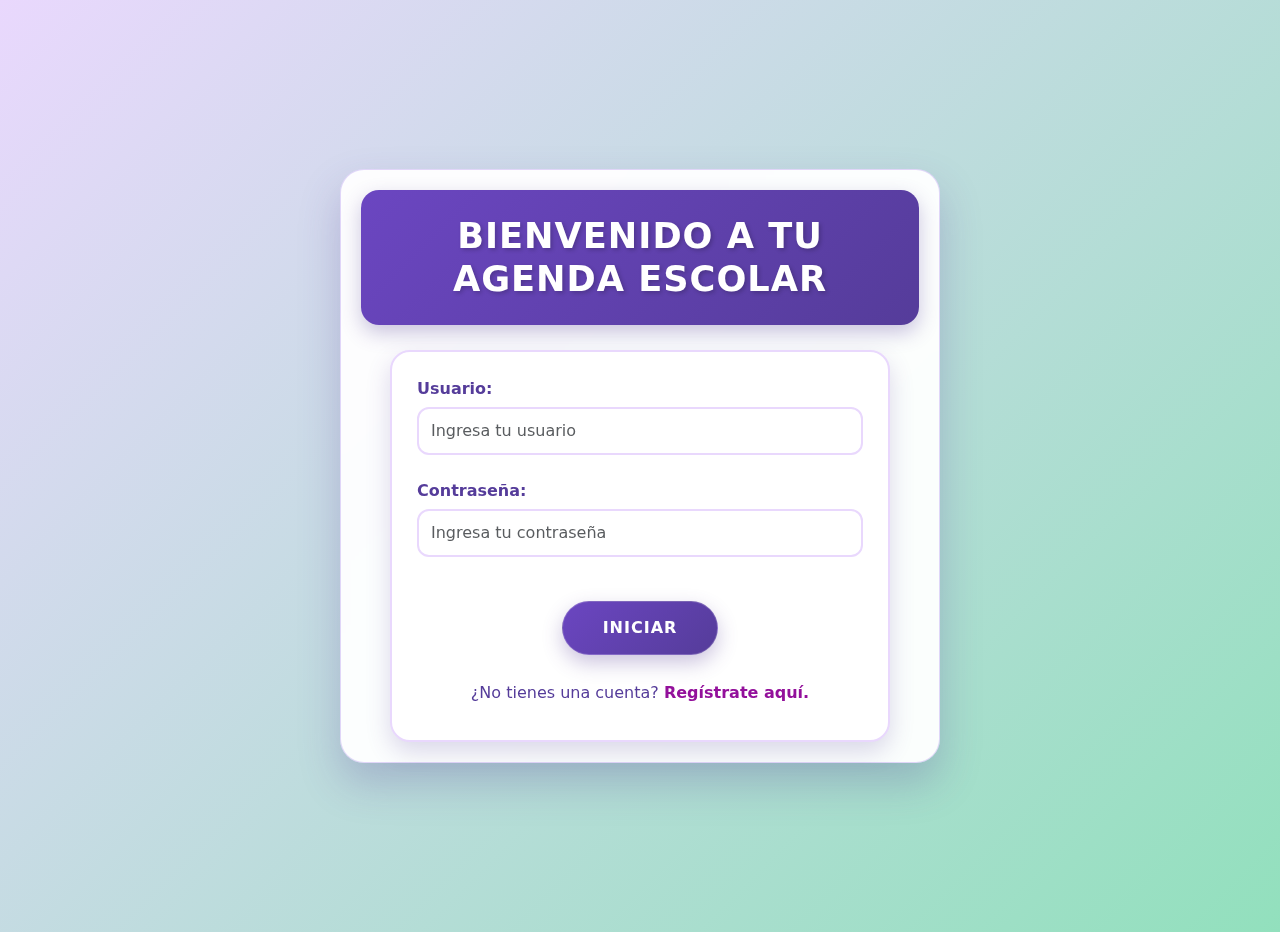
<file: index.html>
<!DOCTYPE html>
<html lang="es">
<head>
    <meta charset="UTF-8">
    <meta name="viewport" content="width=device-width, initial-scale=1.0">
    <title>Login</title>
    <link rel="icon" type="image/png" href="calendario.png">
    <link href="https://cdn.jsdelivr.net/npm/bootstrap@5.3.0/dist/css/bootstrap.min.css" rel="stylesheet">
    <link rel="stylesheet" href="styles.css">
</head>
<body>
    <div class="container d-flex justify-content-center align-items-center min-vh-100">
        <div class="main-card" style="max-width: 600px; width: 100%;">
            <div class="title-section text-center">
                <h2>BIENVENIDO A TU AGENDA ESCOLAR</h2>
            </div>

            <div class="edit-card">
                <form id="loginForm">
                    <div class="mb-4">
                        <label for="usuario" class="edit-label">Usuario:</label>
                        <input type="text" class="form-control edit-input" id="usuario" placeholder="Ingresa tu usuario" required>
                    </div>

                    <div class="mb-4">
                        <label for="contrasena" class="edit-label">Contraseña:</label>
                        <input type="password" class="form-control edit-input" id="contrasena" placeholder="Ingresa tu contraseña" required>
                    </div>

                    <div class="text-center">
                        <button type="submit" class="btn btn-modify">Iniciar</button>
                    </div>

                    <div class="text-center mt-3">
                        <p class="edit-subtitle">
                            ¿No tienes una cuenta? 
                            <a href="registro.html" style="color: #93109b;font-weight: 600;text-decoration: none;">Regístrate aquí.</a>
                        </p>
                    </div>
                </form>
            </div>
        </div>
    </div>

    <script src="https://cdn.jsdelivr.net/npm/bootstrap@5.3.0/dist/js/bootstrap.bundle.min.js"></script>
    <script>
        document.getElementById('loginForm').addEventListener('submit', function(e) {
            e.preventDefault();
            const usuario = document.getElementById('usuario').value;
            const contrasena = document.getElementById('contrasena').value;
            
            if (usuario && contrasena) {
                // Guardar el nombre del usuario en localStorage para el modal de bienvenida
                localStorage.setItem('nombreUsuario', usuario);
                // Redirigir a la página de agenda
                window.location.href = 'calendario.html';
            }
        });
    </script>
</body>
</html>
</file>
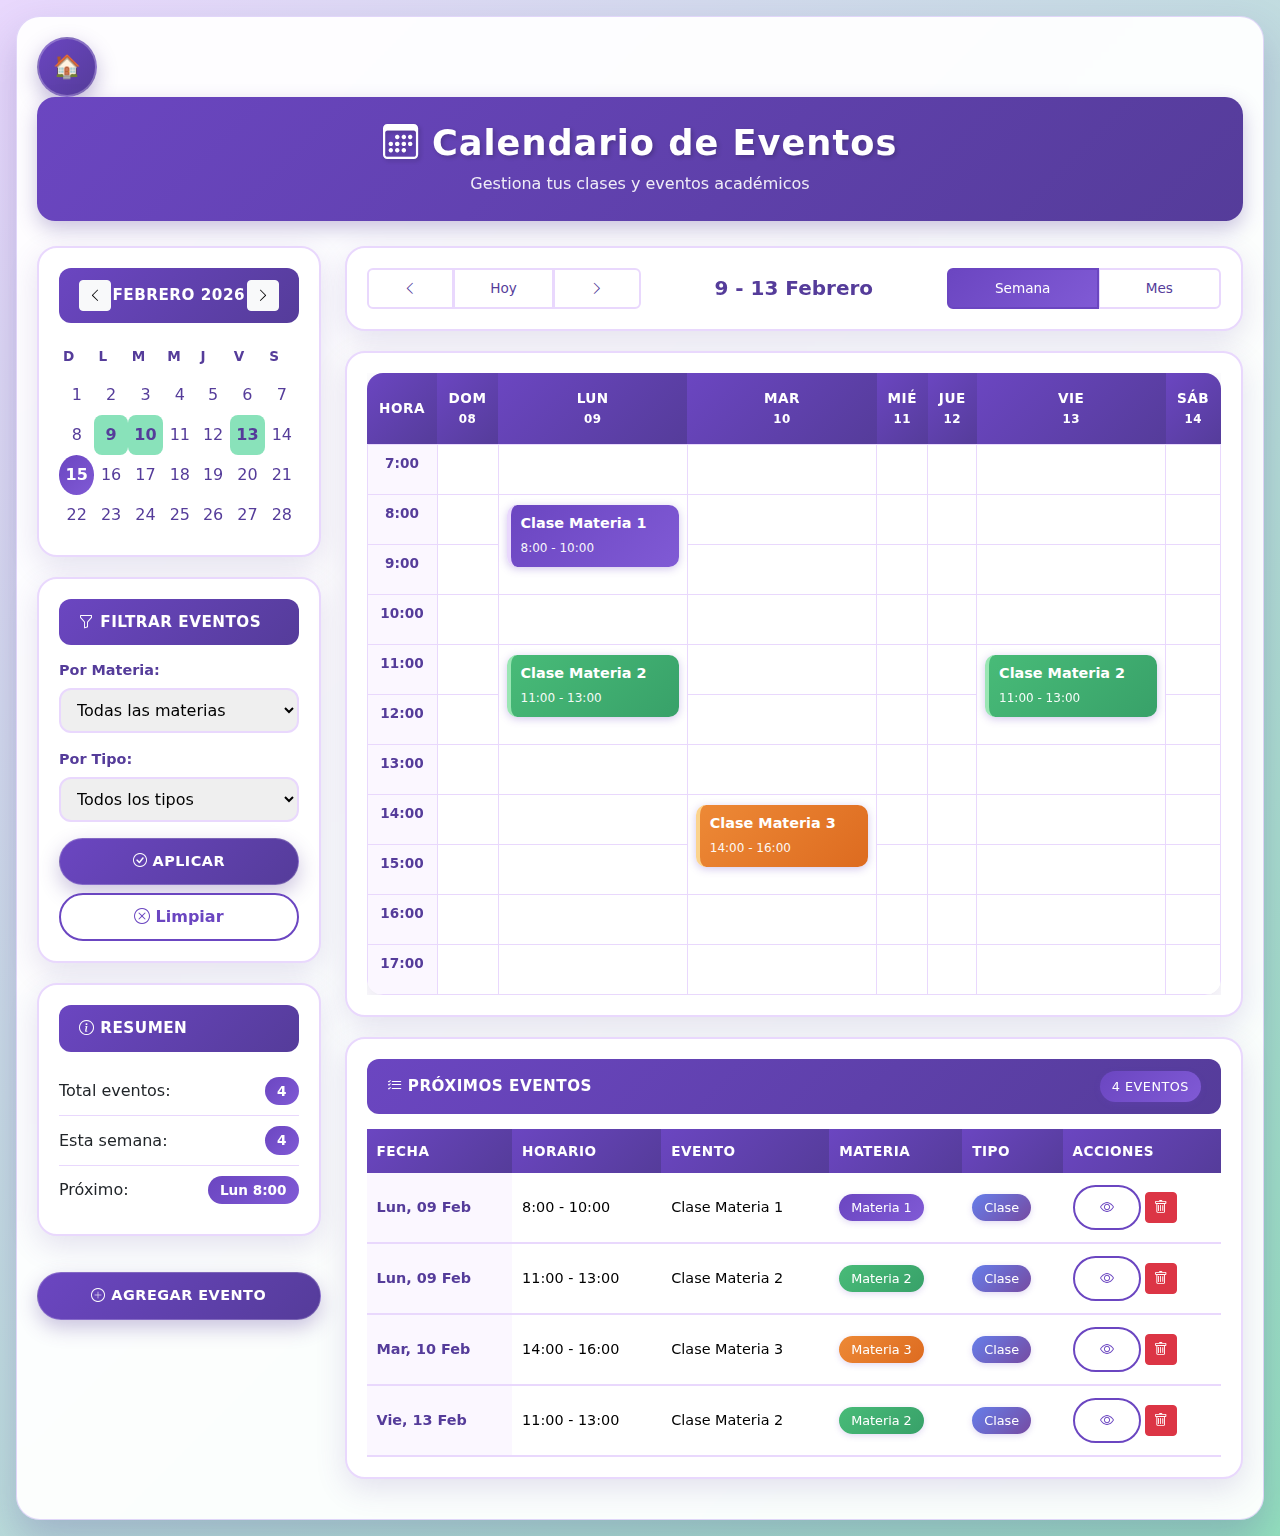
<file: calendario.html>
<!DOCTYPE html>
<html lang="es">
<head>
    <meta charset="UTF-8">
    <meta name="viewport" content="width=device-width, initial-scale=1.0">
    <title>Calendario de Eventos</title>
    <link rel="icon" type="image/png" href="calendario.png">
    <!-- Bootstrap CSS -->
    <link href="https://cdn.jsdelivr.net/npm/bootstrap@5.3.0/dist/css/bootstrap.min.css" rel="stylesheet">
    <!-- Bootstrap Icons -->
    <link rel="stylesheet" href="https://cdn.jsdelivr.net/npm/bootstrap-icons@1.11.0/font/bootstrap-icons.css">
    <link rel="stylesheet" href="diseños.css">
  
    <style>
    /* TUS VARIABLES DE COLOR ORIGINALES */
    :root {
      --primary-purple: #6B46C1;
      --light-purple: #89e2ba;
      --dark-purple: #553C9A;
      --soft-lavender: #E9D8FD;
      --bg-gradient-start: #E9D8FD;
      --bg-gradient-end: #92E0BD;
      --accent-purple: #805AD5;
    }
    
    body {
      background: linear-gradient(135deg, var(--bg-gradient-start) 0%, var(--bg-gradient-end) 100%);
      min-height: 100vh;
      padding: 16px;
      margin: 0;
      font-family: 'Segoe UI', system-ui, -apple-system, sans-serif;
    }
    
    /* CONTENEDOR PRINCIPAL */
    .main-card {
      background-color: rgba(255, 255, 255, 0.95);
      backdrop-filter: blur(5px);
      border-radius: 24px;
      box-shadow: 0 20px 40px rgba(86, 58, 150, 0.25);
      padding: 20px;
      margin: 0 auto;
      max-width: 1400px;
      border: 1px solid rgba(159, 122, 234, 0.3);
    }
    
    /* ENCABEZADO */
    .title-section {
      background: linear-gradient(135deg, var(--primary-purple), var(--dark-purple));
      border-radius: 18px;
      padding: 25px 15px;
      margin-bottom: 25px;
      box-shadow: 0 8px 20px rgba(86, 58, 150, 0.3);
      text-align: center;
    }
    
    .title-section h2 {
      color: white;
      font-weight: 700;
      letter-spacing: 1px;
      text-shadow: 2px 2px 4px rgba(0, 0, 0, 0.2);
      margin: 0;
      font-size: clamp(1.5rem, 5vw, 2.2rem);
    }
    
    .title-section p {
      color: rgba(255, 255, 255, 0.9);
      margin: 8px 0 0 0;
    }
    
    /* TARJETAS */
    .custom-card {
      background-color: white;
      border-radius: 20px;
      padding: 20px;
      box-shadow: 0 10px 30px rgba(86, 58, 150, 0.15);
      border: 2px solid var(--soft-lavender);
      margin-bottom: 20px;
    }
    
    .custom-card-header {
      background: linear-gradient(135deg, var(--primary-purple), var(--dark-purple));
      color: white;
      padding: 12px 20px;
      border-radius: 12px;
      margin-bottom: 15px;
      font-weight: 600;
      text-transform: uppercase;
      font-size: 0.95rem;
      letter-spacing: 0.5px;
    }
    
    /* MINI CALENDARIO */
    .mini-calendar table {
      width: 100%;
    }
    
    .mini-calendar th {
      color: var(--dark-purple);
      font-weight: 600;
      font-size: 0.85rem;
      padding: 8px 4px;
    }
    
    .mini-calendar td {
      padding: 8px 4px;
      text-align: center;
      cursor: pointer;
      border-radius: 8px;
      transition: all 0.2s;
      color: var(--dark-purple);
    }
    
    .mini-calendar td:hover {
      background-color: var(--soft-lavender);
    }
    
    .mini-calendar .today {
      background: linear-gradient(135deg, var(--primary-purple), var(--accent-purple));
      color: white;
      font-weight: 700;
      border-radius: 50%;
    }
    
    .mini-calendar .has-event {
      background-color: var(--light-purple);
      font-weight: 600;
    }
    
    /* FORMULARIOS */
    .custom-label {
      display: block;
      font-weight: 600;
      color: var(--dark-purple);
      margin-bottom: 6px;
      font-size: 0.9rem;
    }
    
    .custom-input,
    .custom-select {
      border-radius: 12px;
      border: 2px solid var(--soft-lavender);
      padding: 10px 12px;
      transition: all 0.25s ease;
      width: 100%;
    }
    
    .custom-input:focus,
    .custom-select:focus {
      border-color: var(--primary-purple);
      box-shadow: 0 0 0 3px rgba(107, 70, 193, 0.15);
      outline: none;
    }
    
    /* BOTONES */
    .btn-purple {
      background: linear-gradient(135deg, var(--primary-purple), var(--dark-purple));
      color: white;
      border: none;
      padding: 12px 30px;
      border-radius: 50px;
      font-weight: 600;
      letter-spacing: 0.5px;
      text-transform: uppercase;
      font-size: 0.9rem;
      transition: all 0.3s ease;
      box-shadow: 0 8px 20px rgba(86, 58, 150, 0.3);
      border: 1px solid rgba(255, 255, 255, 0.2);
    }
    
    .btn-purple:hover {
      transform: translateY(-3px);
      box-shadow: 0 12px 28px rgba(86, 58, 150, 0.4);
      background: linear-gradient(135deg, var(--dark-purple), var(--primary-purple));
      color: white;
    }
    
    .btn-purple:active {
      transform: translateY(-1px);
    }
    
    .btn-purple-outline {
      background: white;
      color: var(--primary-purple);
      border: 2px solid var(--primary-purple);
      padding: 10px 25px;
      border-radius: 50px;
      font-weight: 600;
      transition: all 0.3s ease;
    }
    
    .btn-purple-outline:hover {
      background: var(--primary-purple);
      color: white;
      transform: translateY(-2px);
      box-shadow: 0 6px 15px rgba(86, 58, 150, 0.3);
    }
    
    .btn-group-purple .btn {
      border: 2px solid var(--soft-lavender);
      color: var(--dark-purple);
      background: white;
      font-size: 0.85rem;
      padding: 8px 16px;
      font-weight: 500;
    }
    
    .btn-group-purple .btn.active {
      background: linear-gradient(135deg, var(--primary-purple), var(--accent-purple));
      color: white;
      border-color: var(--primary-purple);
    }
    
    /* TABLA DE CALENDARIO */
    .calendar-table {
      background: white;
      border-radius: 16px;
      overflow: hidden;
      box-shadow: 0 10px 30px rgba(86, 58, 150, 0.15);
    }
    
    .calendar-table thead th {
      background: linear-gradient(135deg, var(--primary-purple), var(--dark-purple));
      color: white;
      font-weight: 600;
      text-transform: uppercase;
      font-size: 0.85rem;
      letter-spacing: 0.5px;
      padding: 15px 8px;
      border: none;
      text-align: center;
    }
    
    .calendar-table tbody td {
      padding: 8px;
      vertical-align: top;
      border: 1px solid var(--soft-lavender);
      min-height: 80px;
      position: relative;
    }
    
    .calendar-table .time-cell {
      background-color: rgba(233, 216, 253, 0.3);
      font-weight: 700;
      color: var(--dark-purple);
      text-align: center;
      font-size: 0.85rem;
      width: 70px;
    }
    
    /* EVENTOS EN CALENDARIO */
    .event-block {
      background: linear-gradient(135deg, rgba(107, 70, 193, 0.9), rgba(128, 90, 213, 0.9));
      color: white;
      padding: 8px 10px;
      border-radius: 10px;
      margin: 2px 0;
      cursor: pointer;
      transition: all 0.2s;
      box-shadow: 0 2px 8px rgba(107, 70, 193, 0.3);
      border-left: 4px solid var(--light-purple);
    }
    
    .event-block:hover {
      transform: translateX(3px);
      box-shadow: 0 4px 12px rgba(107, 70, 193, 0.4);
    }
    
    .event-block strong {
      display: block;
      font-size: 0.9rem;
      margin-bottom: 2px;
    }
    
    .event-block small {
      font-size: 0.75rem;
      opacity: 0.95;
    }
    
    .event-materia1 {
      background: linear-gradient(135deg, #6B46C1, #805AD5);
      border-left-color: #E9D8FD;
    }
    
    .event-materia2 {
      background: linear-gradient(135deg, #48BB78, #38A169);
      border-left-color: #9AE6B4;
    }
    
    .event-materia3 {
      background: linear-gradient(135deg, #ED8936, #DD6B20);
      border-left-color: #FBD38D;
    }
    
    /* TABLA DE EVENTOS */
    .events-table {
      margin-bottom: 0;
    }
    
    .events-table thead th {
      background: linear-gradient(135deg, var(--primary-purple), var(--dark-purple));
      color: white;
      font-weight: 600;
      text-transform: uppercase;
      font-size: 0.85rem;
      letter-spacing: 0.5px;
      padding: 12px 10px;
      border: none;
    }
    
    .events-table tbody td {
      padding: 12px 10px;
      vertical-align: middle;
      border-bottom: 2px solid var(--soft-lavender);
      font-size: 0.9rem;
    }
    
    .events-table tbody tr:hover {
      background-color: rgba(233, 216, 253, 0.3);
    }
    
    /* BADGES */
    .badge-purple {
      background: linear-gradient(135deg, var(--primary-purple), var(--accent-purple));
      color: white;
      padding: 6px 12px;
      border-radius: 20px;
      font-size: 0.8rem;
      font-weight: 500;
      box-shadow: 0 2px 6px rgba(107, 70, 193, 0.2);
    }
    
    .badge-materia1 {
      background: linear-gradient(135deg, #6B46C1, #805AD5);
    }
    
    .badge-materia2 {
      background: linear-gradient(135deg, #48BB78, #38A169);
    }
    
    .badge-materia3 {
      background: linear-gradient(135deg, #ED8936, #DD6B20);
    }
    
    .badge-clase {
      background: linear-gradient(135deg, #667EEA, #764BA2);
    }
    
    /* RESUMEN DE EVENTOS */
    .event-summary-item {
      display: flex;
      justify-content: space-between;
      align-items: center;
      padding: 10px 0;
      border-bottom: 1px solid var(--soft-lavender);
    }
    
    .event-summary-item:last-child {
      border-bottom: none;
    }
    
    .event-summary-badge {
      background: linear-gradient(135deg, var(--primary-purple), var(--accent-purple));
      color: white;
      padding: 4px 12px;
      border-radius: 15px;
      font-weight: 600;
      font-size: 0.85rem;
    }
    
    /* MODAL PERSONALIZADO */
    .modal-content {
      border-radius: 20px;
      border: 2px solid var(--soft-lavender);
      box-shadow: 0 20px 50px rgba(86, 58, 150, 0.3);
    }
    
    .modal-header {
      background: linear-gradient(135deg, var(--primary-purple), var(--dark-purple));
      color: white;
      border-radius: 18px 18px 0 0;
      padding: 20px 25px;
      border: none;
    }
    
    .modal-title {
      font-weight: 700;
      letter-spacing: 0.5px;
    }
    
    .modal-body {
      padding: 25px;
    }
    
    .modal-footer {
      border-top: 2px solid var(--soft-lavender);
      padding: 20px 25px;
    }
    
    .btn-close-white {
      filter: brightness(0) invert(1);
    }
    
    /* RESPONSIVE */
    @media (max-width: 768px) {
      body {
        padding: 8px;
      }
      
      .main-card {
        padding: 15px;
        border-radius: 20px;
      }
      
      .title-section {
        padding: 20px 10px;
      }
      
      .calendar-table {
        font-size: 0.85rem;
      }
      
      .btn-purple {
        width: 100%;
        padding: 10px 20px;
      }
    }
    
    /* SCROLL PERSONALIZADO */
    ::-webkit-scrollbar {
      width: 10px;
      height: 10px;
    }
    
    ::-webkit-scrollbar-track {
      background: var(--soft-lavender);
      border-radius: 10px;
    }
    
    ::-webkit-scrollbar-thumb {
      background: linear-gradient(135deg, var(--primary-purple), var(--accent-purple));
      border-radius: 10px;
    }
    
    ::-webkit-scrollbar-thumb:hover {
      background: var(--dark-purple);
    }
    </style>
</head>
<body>
    <!-- CONTENEDOR PRINCIPAL -->
    <div class="main-card">
        <button class="btn-home" data-bs-toggle="modal"  data-bs-target="#modalMenu">
        🏠
        </button>
        <div id="menu-container"></div>
        <!-- ENCABEZADO -->
        <div class="title-section">
            <h2><i class="bi bi-calendar3"></i> Calendario de Eventos</h2>
            <p>Gestiona tus clases y eventos académicos</p>
        </div>

        <div class="row">
            <!-- BARRA LATERAL -->
            <div class="col-lg-3 col-md-4 mb-4">
                <!-- Mini Calendario -->
                <div class="custom-card">
                    <div class="custom-card-header d-flex justify-content-between align-items-center">
                        <button class="btn btn-sm btn-light" onclick="mesAnterior()">
                            <i class="bi bi-chevron-left"></i>
                        </button>
                        <span>Febrero 2026</span>
                        <button class="btn btn-sm btn-light" onclick="mesSiguiente()">
                            <i class="bi bi-chevron-right"></i>
                        </button>
                    </div>
                    <div class="mini-calendar">
                        <table>
                            <thead>
                                <tr>
                                    <th>D</th>
                                    <th>L</th>
                                    <th>M</th>
                                    <th>M</th>
                                    <th>J</th>
                                    <th>V</th>
                                    <th>S</th>
                                </tr>
                            </thead>
                            <tbody>
                                <tr>
                                    <td>1</td>
                                    <td>2</td>
                                    <td>3</td>
                                    <td>4</td>
                                    <td>5</td>
                                    <td>6</td>
                                    <td>7</td>
                                </tr>
                                <tr>
                                    <td>8</td>
                                    <td class="has-event">9</td>
                                    <td class="has-event">10</td>
                                    <td>11</td>
                                    <td>12</td>
                                    <td class="has-event">13</td>
                                    <td>14</td>
                                </tr>
                                <tr>
                                    <td class="today">15</td>
                                    <td>16</td>
                                    <td>17</td>
                                    <td>18</td>
                                    <td>19</td>
                                    <td>20</td>
                                    <td>21</td>
                                </tr>
                                <tr>
                                    <td>22</td>
                                    <td>23</td>
                                    <td>24</td>
                                    <td>25</td>
                                    <td>26</td>
                                    <td>27</td>
                                    <td>28</td>
                                </tr>
                            </tbody>
                        </table>
                    </div>
                </div>

                <!-- Filtros -->
                <div class="custom-card">
                    <div class="custom-card-header">
                        <i class="bi bi-funnel"></i> Filtrar Eventos
                    </div>
                    <form id="filtroForm">
                        <div class="mb-3">
                            <label class="custom-label">Por Materia:</label>
                            <select class="custom-select" id="filtroMateria">
                                <option value="">Todas las materias</option>
                                <option value="materia1">Clase Materia 1</option>
                                <option value="materia2">Clase Materia 2</option>
                                <option value="materia3">Clase Materia 3</option>
                            </select>
                        </div>
                        <div class="mb-3">
                            <label class="custom-label">Por Tipo:</label>
                            <select class="custom-select" id="filtroTipo">
                                <option value="">Todos los tipos</option>
                                <option value="clase">Clase</option>
                                <option value="examen">Examen</option>
                                <option value="tarea">Tarea</option>
                                <option value="evento">Evento especial</option>
                            </select>
                        </div>
                        <button type="button" class="btn-purple w-100" onclick="aplicarFiltros()">
                            <i class="bi bi-check-circle"></i> Aplicar
                        </button>
                        <button type="reset" class="btn-purple-outline w-100 mt-2">
                            <i class="bi bi-x-circle"></i> Limpiar
                        </button>
                    </form>
                </div>

                <!-- Resumen -->
                <div class="custom-card">
                    <div class="custom-card-header">
                        <i class="bi bi-info-circle"></i> Resumen
                    </div>
                    <div class="event-summary-item">
                        <span>Total eventos:</span>
                        <span class="event-summary-badge">4</span>
                    </div>
                    <div class="event-summary-item">
                        <span>Esta semana:</span>
                        <span class="event-summary-badge">4</span>
                    </div>
                    <div class="event-summary-item">
                        <span>Próximo:</span>
                        <span class="event-summary-badge">Lun 8:00</span>
                    </div>
                </div>

                <!-- Botón Agregar -->
                <button class="btn-purple w-100 mt-3" data-bs-toggle="modal" data-bs-target="#modalAgregarEvento">
                    <i class="bi bi-plus-circle"></i> Agregar Evento
                </button>
            </div>

            <!-- ÁREA PRINCIPAL -->
            <div class="col-lg-9 col-md-8">
                <!-- Controles -->
                <div class="custom-card">
                    <div class="row align-items-center g-3">
                        <div class="col-md-4">
                            <div class="btn-group btn-group-purple w-100" role="group">
                                <button class="btn" onclick="semanaAnterior()">
                                    <i class="bi bi-chevron-left"></i>
                                </button>
                                <button class="btn" onclick="semanaActual()">
                                    Hoy
                                </button>
                                <button class="btn" onclick="semanaSiguiente()">
                                    <i class="bi bi-chevron-right"></i>
                                </button>
                            </div>
                        </div>
                        <div class="col-md-4 text-center">
                            <h5 class="mb-0" style="color: var(--dark-purple); font-weight: 700;">9 - 13 Febrero</h5>
                        </div>
                        <div class="col-md-4">
                            <div class="btn-group btn-group-purple w-100" role="group">
                                <button class="btn active">Semana</button>
                                <button class="btn">Mes</button>
                            </div>
                        </div>
                    </div>
                </div>

                <!-- Calendario Semanal -->
                <div class="custom-card">
                    <div class="table-responsive">
                        <table class="table calendar-table mb-0">
                            <thead>
                                <tr>
                                    <th style="width: 70px;">Hora</th>
                                    <th>Dom<br><small>08</small></th>
                                    <th>Lun<br><small>09</small></th>
                                    <th>Mar<br><small>10</small></th>
                                    <th>Mié<br><small>11</small></th>
                                    <th>Jue<br><small>12</small></th>
                                    <th>Vie<br><small>13</small></th>
                                    <th>Sáb<br><small>14</small></th>
                                </tr>
                            </thead>
                            <tbody>
                                <tr style="height: 50px;">
                                    <td class="time-cell">7:00</td>
                                    <td></td>
                                    <td></td>
                                    <td></td>
                                    <td></td>
                                    <td></td>
                                    <td></td>
                                    <td></td>
                                </tr>
                                <tr style="height: 50px;">
                                    <td class="time-cell">8:00</td>
                                    <td></td>
                                    <td rowspan="2">
                                        <div class="event-block event-materia1" onclick="abrirDetalleEvento('Clase Materia 1', 'Lunes 8:00 - 10:00 AM', 'Materia 1')">
                                            <strong>Clase Materia 1</strong>
                                            <small>8:00 - 10:00</small>
                                        </div>
                                    </td>
                                    <td></td>
                                    <td></td>
                                    <td></td>
                                    <td></td>
                                    <td></td>
                                </tr>
                                <tr style="height: 50px;">
                                    <td class="time-cell">9:00</td>
                                    <td></td>
                                    <td></td>
                                    <td></td>
                                    <td></td>
                                    <td></td>
                                    <td></td>
                                </tr>
                                <tr style="height: 50px;">
                                    <td class="time-cell">10:00</td>
                                    <td></td>
                                    <td></td>
                                    <td></td>
                                    <td></td>
                                    <td></td>
                                    <td></td>
                                    <td></td>
                                </tr>
                                <tr style="height: 50px;">
                                    <td class="time-cell">11:00</td>
                                    <td></td>
                                    <td rowspan="2">
                                        <div class="event-block event-materia2" onclick="abrirDetalleEvento('Clase Materia 2', 'Lunes 11:00 - 13:00', 'Materia 2')">
                                            <strong>Clase Materia 2</strong>
                                            <small>11:00 - 13:00</small>
                                        </div>
                                    </td>
                                    <td></td>
                                    <td></td>
                                    <td></td>
                                    <td rowspan="2">
                                        <div class="event-block event-materia2" onclick="abrirDetalleEvento('Clase Materia 2', 'Viernes 11:00 - 13:00', 'Materia 2')">
                                            <strong>Clase Materia 2</strong>
                                            <small>11:00 - 13:00</small>
                                        </div>
                                    </td>
                                    <td></td>
                                </tr>
                                <tr style="height: 50px;">
                                    <td class="time-cell">12:00</td>
                                    <td></td>
                                    <td></td>
                                    <td></td>
                                    <td></td>
                                    <td></td>
                                </tr>
                                <tr style="height: 50px;">
                                    <td class="time-cell">13:00</td>
                                    <td></td>
                                    <td></td>
                                    <td></td>
                                    <td></td>
                                    <td></td>
                                    <td></td>
                                    <td></td>
                                </tr>
                                <tr style="height: 50px;">
                                    <td class="time-cell">14:00</td>
                                    <td></td>
                                    <td></td>
                                    <td rowspan="2">
                                        <div class="event-block event-materia3" onclick="abrirDetalleEvento('Clase Materia 3', 'Martes 14:00 - 16:00', 'Materia 3')">
                                            <strong>Clase Materia 3</strong>
                                            <small>14:00 - 16:00</small>
                                        </div>
                                    </td>
                                    <td></td>
                                    <td></td>
                                    <td></td>
                                    <td></td>
                                </tr>
                                <tr style="height: 50px;">
                                    <td class="time-cell">15:00</td>
                                    <td></td>
                                    <td></td>
                                    <td></td>
                                    <td></td>
                                    <td></td>
                                    <td></td>
                                </tr>
                                <tr style="height: 50px;">
                                    <td class="time-cell">16:00</td>
                                    <td></td>
                                    <td></td>
                                    <td></td>
                                    <td></td>
                                    <td></td>
                                    <td></td>
                                    <td></td>
                                </tr>
                                <tr style="height: 50px;">
                                    <td class="time-cell">17:00</td>
                                    <td></td>
                                    <td></td>
                                    <td></td>
                                    <td></td>
                                    <td></td>
                                    <td></td>
                                    <td></td>
                                </tr>
                            </tbody>
                        </table>
                    </div>
                </div>

                <!-- Tabla de Eventos -->
                <div class="custom-card">
                    <div class="custom-card-header d-flex justify-content-between align-items-center">
                        <span><i class="bi bi-list-check"></i> Próximos Eventos</span>
                        <span class="badge-purple">4 eventos</span>
                    </div>
                    <div class="table-responsive">
                        <table class="table events-table">
                            <thead>
                                <tr>
                                    <th>Fecha</th>
                                    <th>Horario</th>
                                    <th>Evento</th>
                                    <th>Materia</th>
                                    <th>Tipo</th>
                                    <th>Acciones</th>
                                </tr>
                            </thead>
                            <tbody>
                                <tr>
                                    <td><strong>Lun, 09 Feb</strong></td>
                                    <td>8:00 - 10:00</td>
                                    <td>Clase Materia 1</td>
                                    <td><span class="badge-materia1 badge-purple">Materia 1</span></td>
                                    <td><span class="badge-clase badge-purple">Clase</span></td>
                                    <td>
                                        <button class="btn btn-sm btn-purple-outline" onclick="abrirDetalleEvento('Clase Materia 1', 'Lunes 8:00 - 10:00', 'Materia 1')">
                                            <i class="bi bi-eye"></i>
                                        </button>
                                        <button class="btn btn-sm btn-danger" onclick="eliminarEvento(this)">
                                            <i class="bi bi-trash"></i>
                                        </button>
                                    </td>
                                </tr>
                                <tr>
                                    <td><strong>Lun, 09 Feb</strong></td>
                                    <td>11:00 - 13:00</td>
                                    <td>Clase Materia 2</td>
                                    <td><span class="badge-materia2 badge-purple">Materia 2</span></td>
                                    <td><span class="badge-clase badge-purple">Clase</span></td>
                                    <td>
                                        <button class="btn btn-sm btn-purple-outline" onclick="abrirDetalleEvento('Clase Materia 2', 'Lunes 11:00 - 13:00', 'Materia 2')">
                                            <i class="bi bi-eye"></i>
                                        </button>
                                        <button class="btn btn-sm btn-danger" onclick="eliminarEvento(this)">
                                            <i class="bi bi-trash"></i>
                                        </button>
                                    </td>
                                </tr>
                                <tr>
                                    <td><strong>Mar, 10 Feb</strong></td>
                                    <td>14:00 - 16:00</td>
                                    <td>Clase Materia 3</td>
                                    <td><span class="badge-materia3 badge-purple">Materia 3</span></td>
                                    <td><span class="badge-clase badge-purple">Clase</span></td>
                                    <td>
                                        <button class="btn btn-sm btn-purple-outline" onclick="abrirDetalleEvento('Clase Materia 3', 'Martes 14:00 - 16:00', 'Materia 3')">
                                            <i class="bi bi-eye"></i>
                                        </button>
                                        <button class="btn btn-sm btn-danger" onclick="eliminarEvento(this)">
                                            <i class="bi bi-trash"></i>
                                        </button>
                                    </td>
                                </tr>
                                <tr>
                                    <td><strong>Vie, 13 Feb</strong></td>
                                    <td>11:00 - 13:00</td>
                                    <td>Clase Materia 2</td>
                                    <td><span class="badge-materia2 badge-purple">Materia 2</span></td>
                                    <td><span class="badge-clase badge-purple">Clase</span></td>
                                    <td>
                                        <button class="btn btn-sm btn-purple-outline" onclick="abrirDetalleEvento('Clase Materia 2', 'Viernes 11:00 - 13:00', 'Materia 2')">
                                            <i class="bi bi-eye"></i>
                                        </button>
                                        <button class="btn btn-sm btn-danger" onclick="eliminarEvento(this)">
                                            <i class="bi bi-trash"></i>
                                        </button>
                                    </td>
                                </tr>
                            </tbody>
                        </table>
                    </div>
                </div>
            </div>
        </div>
    </div>

    <!-- MODAL: AGREGAR EVENTO -->
    <div class="modal fade" id="modalAgregarEvento" tabindex="-1">
        <div class="modal-dialog modal-lg">
            <div class="modal-content">
                <div class="modal-header">
                    <h5 class="modal-title">
                        <i class="bi bi-plus-circle"></i> Agregar Nuevo Evento
                    </h5>
                    <button type="button" class="btn-close btn-close-white" data-bs-dismiss="modal"></button>
                </div>
                <div class="modal-body">
                    <form id="formAgregarEvento">
                        <div class="row">
                            <div class="col-md-6 mb-3">
                                <label class="custom-label">
                                    <i class="bi bi-pencil"></i> Nombre del Evento *
                                </label>
                                <input type="text" class="custom-input" id="nombreEvento" required placeholder="Ej: Examen Final">
                            </div>
                            <div class="col-md-6 mb-3">
                                <label class="custom-label">
                                    <i class="bi bi-book"></i> Materia *
                                </label>
                                <select class="custom-select" id="materiaEvento" required>
                                    <option value="">Selecciona una materia</option>
                                    <option value="materia1">Clase Materia 1</option>
                                    <option value="materia2">Clase Materia 2</option>
                                    <option value="materia3">Clase Materia 3</option>
                                </select>
                            </div>
                        </div>
                        <div class="row">
                            <div class="col-md-6 mb-3">
                                <label class="custom-label">
                                    <i class="bi bi-tag"></i> Tipo de Evento *
                                </label>
                                <select class="custom-select" id="tipoEvento" required>
                                    <option value="">Selecciona un tipo</option>
                                    <option value="clase">Clase</option>
                                    <option value="examen">Examen</option>
                                    <option value="tarea">Tarea/Entrega</option>
                                    <option value="evento">Evento especial</option>
                                </select>
                            </div>
                            <div class="col-md-6 mb-3">
                                <label class="custom-label">
                                    <i class="bi bi-calendar"></i> Fecha *
                                </label>
                                <input type="date" class="custom-input" id="fechaEvento" required>
                            </div>
                        </div>
                        <div class="row">
                            <div class="col-md-4 mb-3">
                                <label class="custom-label">
                                    <i class="bi bi-clock"></i> Hora Inicio *
                                </label>
                                <input type="time" class="custom-input" id="horaInicio" required>
                            </div>
                            <div class="col-md-4 mb-3">
                                <label class="custom-label">
                                    <i class="bi bi-clock-history"></i> Hora Fin
                                </label>
                                <input type="time" class="custom-input" id="horaFin">
                            </div>
                            <div class="col-md-4 mb-3">
                                <label class="custom-label">
                                    <i class="bi bi-hourglass-split"></i> Duración (min)
                                </label>
                                <input type="number" class="custom-input" id="duracion" placeholder="120">
                            </div>
                        </div>
                        <div class="mb-3">
                            <label class="custom-label">
                                <i class="bi bi-geo-alt"></i> Ubicación
                            </label>
                            <input type="text" class="custom-input" id="ubicacion" placeholder="Ej: Aula 301">
                        </div>
                        <div class="mb-3">
                            <label class="custom-label">
                                <i class="bi bi-text-paragraph"></i> Descripción
                            </label>
                            <textarea class="custom-input" id="descripcionEvento" rows="3" placeholder="Información adicional"></textarea>
                        </div>
                        <div class="row">
                            <div class="col-md-6">
                                <div class="form-check">
                                    <input class="form-check-input" type="checkbox" id="recordatorioEvento">
                                    <label class="form-check-label" for="recordatorioEvento">
                                        <i class="bi bi-bell"></i> Activar recordatorio
                                    </label>
                                </div>
                            </div>
                            <div class="col-md-6">
                                <div class="form-check">
                                    <input class="form-check-input" type="checkbox" id="eventoRecurrente">
                                    <label class="form-check-label" for="eventoRecurrente">
                                        <i class="bi bi-arrow-repeat"></i> Evento recurrente
                                    </label>
                                </div>
                            </div>
                        </div>
                    </form>
                </div>
                <div class="modal-footer">
                    <button type="button" class="btn-purple-outline" data-bs-dismiss="modal">
                        <i class="bi bi-x-circle"></i> Cancelar
                    </button>
                    <button type="button" class="btn-purple" onclick="guardarEvento()">
                        <i class="bi bi-check-circle"></i> Guardar
                    </button>
                </div>
            </div>
        </div>
    </div>

    <!-- MODAL: DETALLE DE EVENTO -->
    <div class="modal fade" id="modalDetalleEvento" tabindex="-1">
        <div class="modal-dialog">
            <div class="modal-content">
                <div class="modal-header">
                    <h5 class="modal-title">
                        <i class="bi bi-calendar-event"></i> Detalle del Evento
                    </h5>
                    <button type="button" class="btn-close btn-close-white" data-bs-dismiss="modal"></button>
                </div>
                <div class="modal-body">
                    <div class="mb-3 pb-3 border-bottom">
                        <label class="text-muted small mb-1">EVENTO:</label>
                        <h5 id="detalleNombre" style="color: var(--dark-purple);"></h5>
                    </div>
                    <div class="mb-3 pb-3 border-bottom">
                        <label class="text-muted small mb-1">
                            <i class="bi bi-clock"></i> HORARIO:
                        </label>
                        <p id="detalleHorario" style="color: var(--dark-purple);"></p>
                    </div>
                    <div class="row mb-3 pb-3 border-bottom">
                        <div class="col-6">
                            <label class="text-muted small mb-1">
                                <i class="bi bi-book"></i> MATERIA:
                            </label>
                            <p id="detalleMateria" style="color: var(--dark-purple);"></p>
                        </div>
                        <div class="col-6">
                            <label class="text-muted small mb-1">
                                <i class="bi bi-tag"></i> TIPO:
                            </label>
                            <p id="detalleTipo" style="color: var(--dark-purple);"></p>
                        </div>
                    </div>
                    <div class="mb-0">
                        <label class="text-muted small mb-1">
                            <i class="bi bi-text-paragraph"></i> DESCRIPCIÓN:
                        </label>
                        <p id="detalleDescripcion" class="text-muted"></p>
                    </div>
                </div>
                <div class="modal-footer">
                    <button type="button" class="btn-purple-outline" data-bs-dismiss="modal">
                        <i class="bi bi-x-circle"></i> Cerrar
                    </button>
                    <button type="button" class="btn-purple">
                        <i class="bi bi-pencil"></i> Editar
                    </button>
                    <button type="button" class="btn btn-danger">
                        <i class="bi bi-trash"></i> Eliminar
                    </button>
                </div>
            </div>
        </div>
    </div>

    <!-- Bootstrap JS -->
    <script src="https://cdn.jsdelivr.net/npm/bootstrap@5.3.0/dist/js/bootstrap.bundle.min.js"></script>

    <script>
        fetch("menuModal.html")
        .then(res => res.text())
        .then(html => {
        document.getElementById("menu-container").innerHTML = html;
        });
        function guardarEvento() {
            const form = document.getElementById('formAgregarEvento');
            if (form.checkValidity()) {
                alert('✓ Evento guardado exitosamente');
                const modal = bootstrap.Modal.getInstance(document.getElementById('modalAgregarEvento'));
                modal.hide();
                form.reset();
            } else {
                form.reportValidity();
            }
        }

        function abrirDetalleEvento(nombre, horario, materia) {
            document.getElementById('detalleNombre').textContent = nombre;
            document.getElementById('detalleHorario').textContent = horario;
            document.getElementById('detalleMateria').textContent = materia;
            document.getElementById('detalleTipo').textContent = 'Clase presencial';
            document.getElementById('detalleDescripcion').textContent = 'Sin descripción adicional.';
            
            const modal = new bootstrap.Modal(document.getElementById('modalDetalleEvento'));
            modal.show();
        }

        function aplicarFiltros() {
            const materia = document.getElementById('filtroMateria').value;
            const tipo = document.getElementById('filtroTipo').value;
            alert('Filtros aplicados:\nMateria: ' + (materia || 'Todas') + '\nTipo: ' + (tipo || 'Todos'));
        }

        function eliminarEvento(btn) {
            if (confirm('¿Eliminar este evento?')) {
                btn.closest('tr').remove();
                alert('✓ Evento eliminado');
            }
        }

        function mesAnterior() { alert('← Mes anterior'); }
        function mesSiguiente() { alert('→ Mes siguiente'); }
        function semanaAnterior() { alert('← Semana anterior'); }
        function semanaActual() { alert('↻ Semana actual'); }
        function semanaSiguiente() { alert('→ Semana siguiente'); }

        document.addEventListener('DOMContentLoaded', function() {
            document.getElementById('fechaEvento').value = new Date().toISOString().split('T')[0];
        });
    </script>
</body>
</html>
</file>
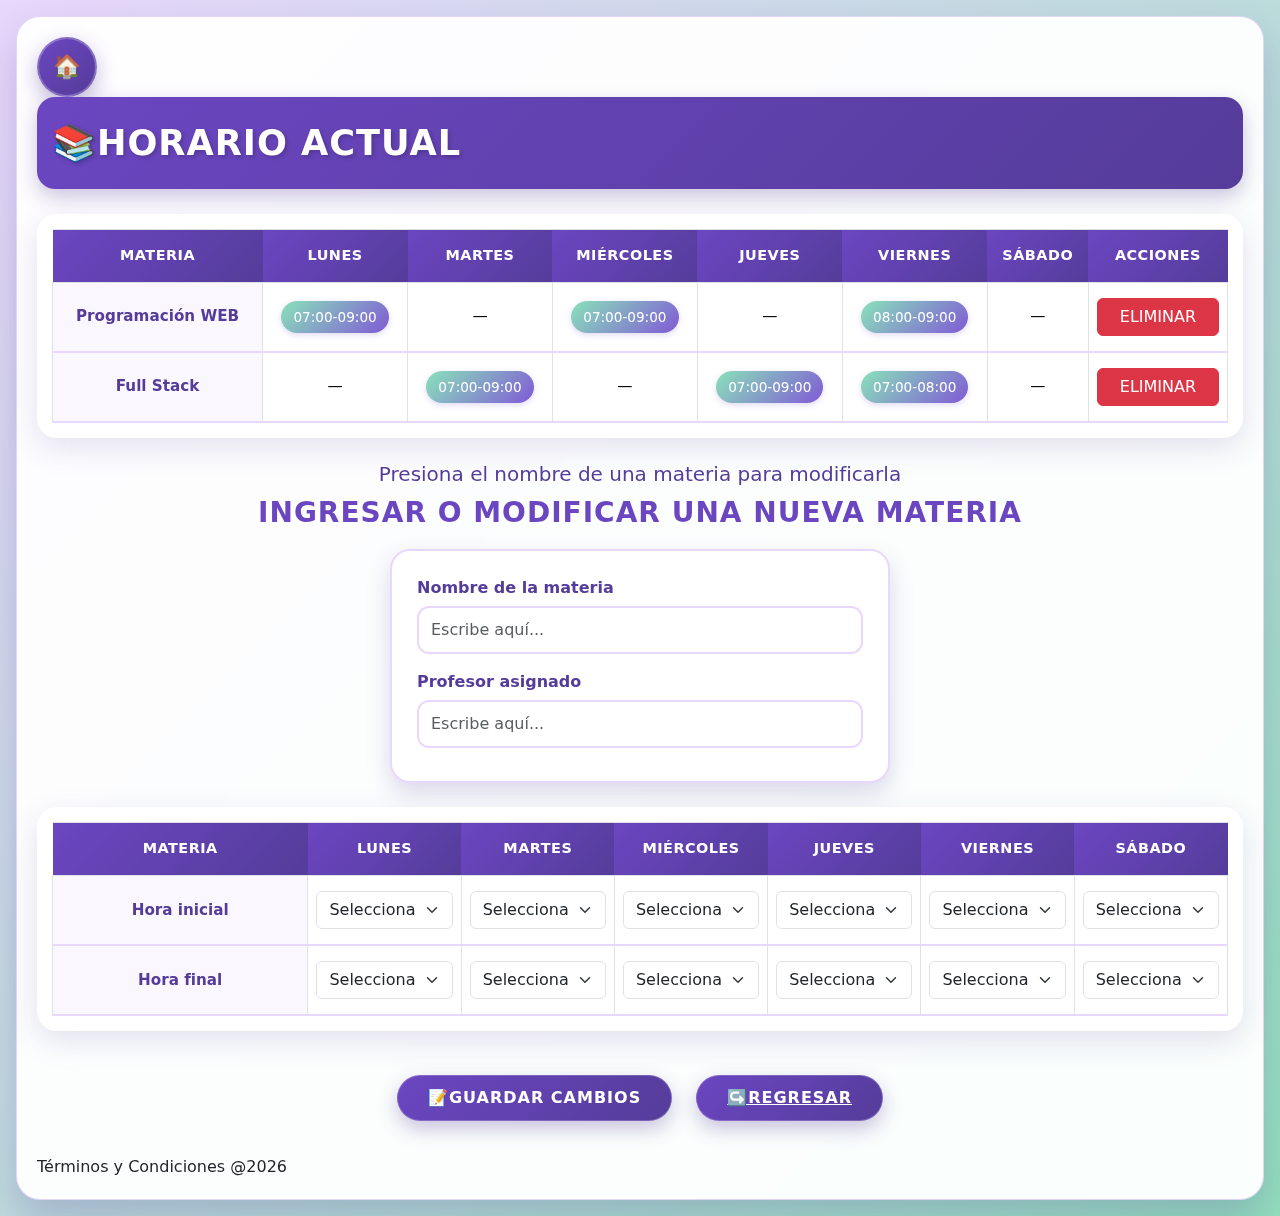
<file: ModificarHorario.html>
<!DOCTYPE html>
<html lang="es">
<head>
  <meta charset="UTF-8">
  <meta name="viewport" content="width=device-width, initial-scale=1.0">
  <title>Mi Agenda Escolar</title>
  <link rel="icon" type="image/png" href="calendario.png">
  <!-- Bootstrap CSS -->
  <link href="https://cdn.jsdelivr.net/npm/bootstrap@5.3.3/dist/css/bootstrap.min.css" rel="stylesheet">
  <link rel="stylesheet" href="diseños.css">
  
</head>

<body>

  <div class="main-card">
    <div id="menu-container"></div>
    <button class="btn-home" data-bs-toggle="modal"  data-bs-target="#modalMenu">
      🏠
    </button>
    <div class="title-section">
      <h2>📚HORARIO ACTUAL</h2>
    </div>

    <div class="table-container">
      <table class="table table-bordered text-center align-middle">
        <thead class="text-white">
          <tr>
            <th>MATERIA</th>
            <th>LUNES</th>
            <th>MARTES</th>
            <th>MIÉRCOLES</th>
            <th>JUEVES</th>
            <th>VIERNES</th>
            <th>SÁBADO</th>
            <th>ACCIONES</th>
          </tr>
        </thead>
        <tbody>
          <tr>
            <td><b>Programación WEB</b></td>
            <td><span class="time-badge">07:00-09:00</span></td>
            <td>—</td>
            <td><span class="time-badge">07:00-09:00</span></td>
            <td>—</td>
            <td><span class="time-badge">08:00-09:00</span></td>
            <td>—</td>
            <td>
              <button class="btn btn-danger w-100"
                onclick="mostrarModal('Materia Eliminada Correctamente')">
                ELIMINAR
              </button>
            </td>
          </tr>

          <tr>
            <td><b>Full Stack</b></td>
            <td>—</td>
            <td><span class="time-badge">07:00-09:00</span></td>
            <td>—</td>
            <td><span class="time-badge">07:00-09:00</span></td>
            <td><span class="time-badge">07:00-08:00</span></td>
            <td>—</td>
            <td>
              <button class="btn btn-danger w-100"
                onclick="mostrarModal('Materia Eliminada Correctamente')">
                ELIMINAR
              </button>
            </td>
          </tr>
        </tbody>
      </table>
    </div>

    <!-- Sección de edición -->
<div class="edit-section mt-4">

  <h5 class="edit-subtitle">
    Presiona el nombre de una materia para modificarla
  </h5>

  <h3 class="edit-title">
    INGRESAR O MODIFICAR UNA NUEVA MATERIA
  </h3>

  <div class="edit-card">

    <div class="mb-3">
      <label class="edit-label">Nombre de la materia</label>
      <input type="text" placeholder="Escribe aquí..." class="form-control edit-input">
    </div>

    <div class="mb-2">
      <label class="edit-label">Profesor asignado</label>
      <input type="text" placeholder="Escribe aquí..." class="form-control edit-input">
    </div>

  </div>
</div>
 

    <!-- Tabla de horarios -->
<div class="table-container mt-4">
  <table class="table table-bordered text-center align-middle">
    <thead class="text-white">
      <tr>
        <th style="background-color: #C595FC; width: 20%;">MATERIA</th>
        <th style="background-color: #C595FC; width: 12%;">LUNES</th>
        <th style="background-color: #C595FC; width: 12%;">MARTES</th>
        <th style="background-color: #C595FC; width: 12%;">MIÉRCOLES</th>
        <th style="background-color: #C595FC; width: 12%;">JUEVES</th>
        <th style="background-color: #C595FC; width: 12%;">VIERNES</th>
        <th style="background-color: #C595FC; width: 12%;">SÁBADO</th>
      </tr>
    </thead>

    <tbody>
      <tr>
        <td><b>Hora inicial</b></td>
        <td><select class="hora form-select"></select></td>
        <td><select class="hora form-select"></select></td>
        <td><select class="hora form-select"></select></td>
        <td><select class="hora form-select"></select></td>
        <td><select class="hora form-select"></select></td>
        <td><select class="hora form-select"></select></td>
      </tr>

      <tr>
        <td><b>Hora final</b></td>
        <td><select class="hora form-select"></select></td>
        <td><select class="hora form-select"></select></td>
        <td><select class="hora form-select"></select></td>
        <td><select class="hora form-select"></select></td>
        <td><select class="hora form-select"></select></td>
        <td><select class="hora form-select"></select></td>
      </tr>
    </tbody>
  </table>
</div>

<!-- Botones -->
<div class="d-flex justify-content-center gap-4 my-4">
  <button
    class="btn-modify"
    style="background-color: #3E34CA; color: white; padding: 10px 30px;"
    onclick="mostrarModal('Materia Agregada Correctamente')"
  >
    <b>📝GUARDAR CAMBIOS</b>
  </button>

  <a
    class="btn-modify"
    style="background-color: #E65A19; color: white; padding: 10px 30px;"
    onclick="window.location.href='MuestraHorario.html'"
  >
    <b>↪️REGRESAR</b>
  </a>
</div>

<footer>
  Términos y Condiciones @2026
</footer>

<div id="contenedorModal"></div>

<script src="https://cdn.jsdelivr.net/npm/bootstrap@5.3.3/dist/js/bootstrap.bundle.min.js"></script>

<script>
  // Lista de horas
  const horas = [
    "07:00", "08:00", "09:00", "10:00", "11:00", "12:00",
    "13:00", "14:00", "15:00", "16:00", "17:00", "18:00",
    "19:00", "20:00", "21:00", "22:00"
  ];

  // Llenar todos los select con la lista
  document.addEventListener("DOMContentLoaded", function () {
    document.querySelectorAll(".hora").forEach(select => {
      // Opción por defecto
      const defaultOption = document.createElement("option");
      defaultOption.value = "";
      defaultOption.textContent = "Seleccionar";
      defaultOption.selected = true;
      defaultOption.disabled = true;
      select.appendChild(defaultOption);

      // Agregar todas las horas
      horas.forEach(hora => {
        const option = document.createElement("option");
        option.value = hora;
        option.textContent = hora;
        select.appendChild(option);
      });
    });
  });

  fetch("modal.html")
    .then(res => res.text())
    .then(html => {
      document.getElementById("contenedorModal").innerHTML = html;
  });

  fetch("menuModal.html")
    .then(res => res.text())
    .then(html => {
      document.getElementById("menu-container").innerHTML = html;
    });

  function mostrarModal(mensaje) {
    const modalElement = document.getElementById('modalMensaje');
    const texto = document.getElementById("textoModal");

    if (!modalElement || !texto) return;

    texto.textContent = mensaje;

    const modal = new bootstrap.Modal(modalElement, {
      backdrop: false,   // ❗ quita el fondo oscuro
      keyboard: true
    });

    modal.show();
    setTimeout(() => {
      modal.hide();
    }, 1500); 
  }

</script>
</html>
</file>
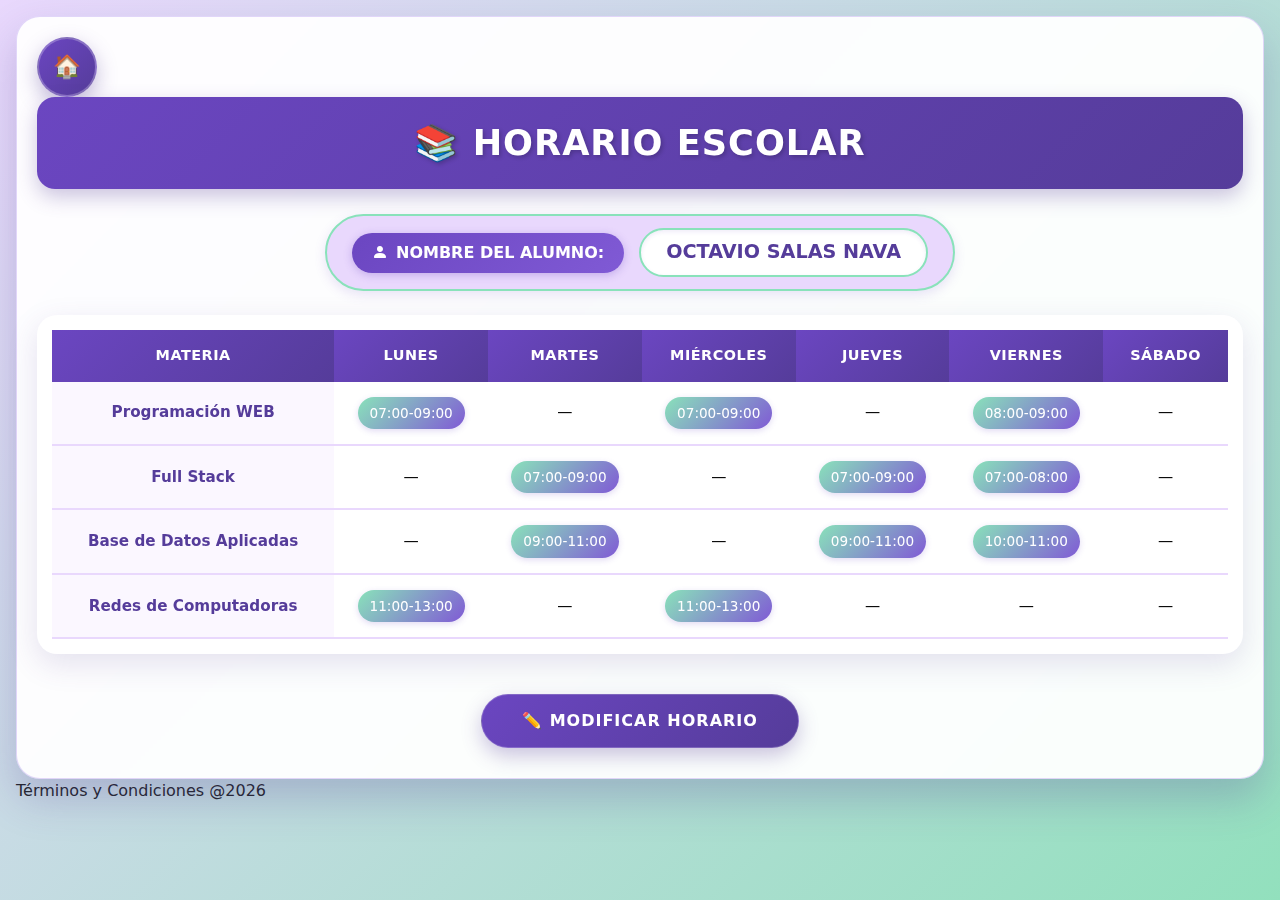
<file: MuestraHorario.html>
<!DOCTYPE html>
<html lang="es">
<head>
  <meta charset="UTF-8">
  <meta name="viewport" content="width=device-width, initial-scale=1.0, maximum-scale=1.5, user-scalable=yes">
  <title>Mi Agenda Escolar</title>
  <link rel="icon" type="image/png" href="calendario.png">
  <!-- Bootstrap CSS -->
  <link href="https://cdn.jsdelivr.net/npm/bootstrap@5.3.3/dist/css/bootstrap.min.css" rel="stylesheet">
  <link rel="stylesheet" href="diseños.css">
</head>

<body>
  <div class="main-card">
    
    <div id="menu-container"></div>
    <button class="btn-home" data-bs-toggle="modal"  data-bs-target="#modalMenu">
      🏠
    </button>
    <!-- Título principal -->
    <div class="title-section text-center">
      <h2>📚 HORARIO ESCOLAR</h2>
    </div>

    <!-- Información del alumno -->
    <div class="text-center mb-4">
      <div class="student-badge">
        <span class="student-label"><i class="bi bi-person-fill me-2"></i>NOMBRE DEL ALUMNO:</span>
        <span class="student-name">OCTAVIO SALAS NAVA</span>
      </div>
    </div>

    <!-- Contenedor de tabla con scroll horizontal -->
    <div class="table-container">
      <table class="table text-center align-middle">
        <colgroup>
          <col style="min-width: 180px;">
          <col style="min-width: 100px;">
          <col style="min-width: 100px;">
          <col style="min-width: 100px;">
          <col style="min-width: 100px;">
          <col style="min-width: 100px;">
          <col style="min-width: 100px;">
        </colgroup>
        
        <thead>
          <tr>
            <th>MATERIA</th>
            <th>LUNES</th>
            <th>MARTES</th>
            <th>MIÉRCOLES</th>
            <th>JUEVES</th>
            <th>VIERNES</th>
            <th>SÁBADO</th>
          </tr>
        </thead>
        
        <tbody>
          <tr>
            <td><span class="fw-bold">Programación WEB</span></td>
            <td><span class="time-badge">07:00-09:00</span></td>
            <td>—</td>
            <td><span class="time-badge">07:00-09:00</span></td>
            <td>—</td>
            <td><span class="time-badge">08:00-09:00</span></td>
            <td>—</td>
          </tr>
          <tr>
            <td><span class="fw-bold">Full Stack</span></td>
            <td>—</td>
            <td><span class="time-badge">07:00-09:00</span></td>
            <td>—</td>
            <td><span class="time-badge">07:00-09:00</span></td>
            <td><span class="time-badge">07:00-08:00</span></td>
            <td>—</td>
          </tr>
          <tr>
            <td><span class="fw-bold">Base de Datos Aplicadas</span></td>
            <td>—</td>
            <td><span class="time-badge">09:00-11:00</span></td>
            <td>—</td>
            <td><span class="time-badge">09:00-11:00</span></td>
            <td><span class="time-badge">10:00-11:00</span></td>
            <td>—</td>
          </tr>
          <tr>
            <td><span class="fw-bold">Redes de Computadoras</span></td>
            <td><span class="time-badge">11:00-13:00</span></td>
            <td>—</td>
            <td><span class="time-badge">11:00-13:00</span></td>
            <td>—</td>
            <td>—</td>
            <td>—</td>
          </tr>
        </tbody>
      </table>
    </div>

    <!-- Botón de modificar -->
    <div class="text-center">
      <button class="btn-modify" onclick="window.location.href='ModificarHorario.html'">
        ✏️ MODIFICAR HORARIO
      </button>
    </div>
  </div>

  <footer>
    Términos y Condiciones @2026
  </footer>

  <!-- Bootstrap Icons (opcional, para mejorar visual) -->
  <link rel="stylesheet" href="https://cdn.jsdelivr.net/npm/bootstrap-icons@1.11.3/font/bootstrap-icons.min.css">
  
  <!-- Bootstrap JS -->
  <script src="https://cdn.jsdelivr.net/npm/bootstrap@5.3.3/dist/js/bootstrap.bundle.min.js"></script>
  <script>
    fetch("menuModal.html")
    .then(res => res.text())
    .then(html => {
      document.getElementById("menu-container").innerHTML = html;
    });
  </script>
</body>
</html>
</file>
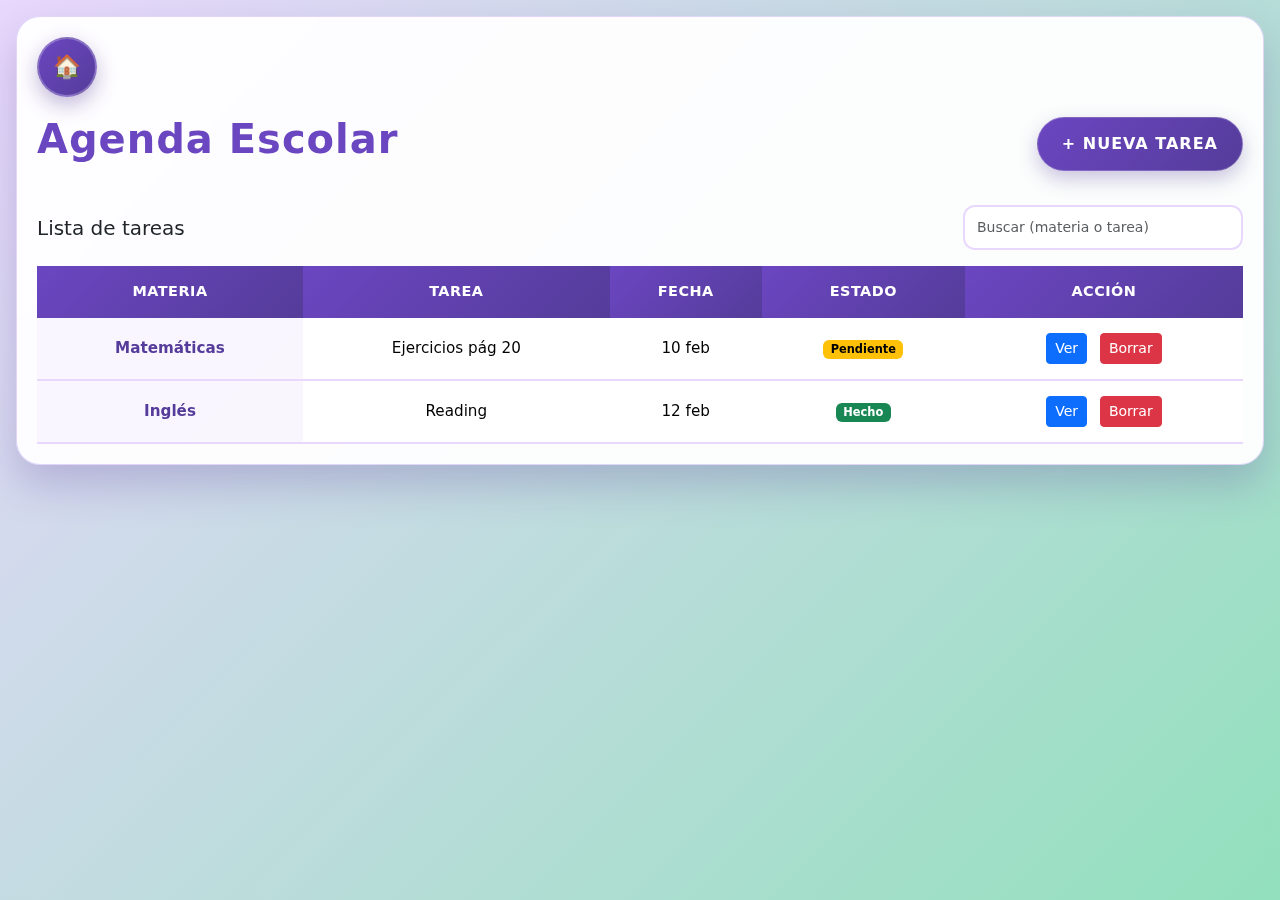
<file: MuestraTareas.html>
<!DOCTYPE html>
<html lang="es">
<head>
  <meta charset="UTF-8" />
  <meta name="viewport" content="width=device-width, initial-scale=1.0" />
  <title>Lista de tareas</title>
  <link rel="icon" type="image/png" href="calendario.png">
  <link href="https://cdn.jsdelivr.net/npm/bootstrap@5.3.3/dist/css/bootstrap.min.css" rel="stylesheet">
  <link rel="stylesheet" href="diseños.css">
</head>

<body>

  <main class="main-card">
    <div id="menu-container"></div>
    <button class="btn-home" data-bs-toggle="modal"  data-bs-target="#modalMenu">
      🏠
    </button>

    <!-- Encabezado -->
    <div class="d-flex flex-column flex-md-row align-items-md-center justify-content-between gap-2 mb-4">
        
      <h1 class="edit-title m-0">Agenda Escolar</h1>

      <!-- Botón nueva tarea -->
      <button class="btn-modify px-4" onclick="window.location.href='registroTareas.html'">
        + Nueva tarea
      </button>
    </div>

      <div class="d-flex flex-column flex-md-row justify-content-between align-items-md-center gap-2 mb-3">
        <h2 class="h5 m-0">Lista de tareas</h2>

        <input id="buscador" type="text"
          class="form-control form-control-sm edit-input"
          style="max-width: 280px;"
          placeholder="Buscar (materia o tarea)">
      </div>

      <div class="table-responsive">
        <table class="table text-center align-middle">
          <thead>
            <tr>
              <th>Materia</th>
              <th>Tarea</th>
              <th>Fecha</th>
              <th>Estado</th>
              <th class="text-nowrap">Acción</th>
            </tr>
          </thead>

          <tbody id="tablaTareasBody"></tbody>
        </table>
      </div>

      <!-- Sin tareas -->
      <div id="sinTareas" class="text-center text-muted py-4 d-none">
        No hay tareas registradas todavía. Presiona <strong>+ Nueva tarea</strong>.
      </div>

  </main>

  <!-- MODAL VER -->
  <div class="modal fade" id="modalVer" tabindex="-1" aria-hidden="true">
    <div class="modal-dialog modal-dialog-centered">
      <div class="modal-content">

        <div class="modal-header">
          <h5 class="modal-title">Detalle de la tarea</h5>
          <button class="btn-close" data-bs-dismiss="modal"></button>
        </div>

        <div class="modal-body">
          <p><strong>Materia:</strong> <span id="verMateria"></span></p>
          <p><strong>Tarea:</strong> <span id="verTarea"></span></p>
          <p><strong>Fecha:</strong> <span id="verFecha"></span></p>
          <p class="mb-0"><strong>Estado:</strong> <span id="verEstado"></span></p>
        </div>

        <div class="modal-footer">
          <button class="btn btn-secondary" data-bs-dismiss="modal">Cerrar</button>
        </div>

      </div>
    </div>
  </div>

  <!-- Bootstrap -->
  <script src="https://cdn.jsdelivr.net/npm/bootstrap@5.3.3/dist/js/bootstrap.bundle.min.js"></script>

  <!-- JS original sin cambios -->
  <script>
    const STORAGE_KEY = "tareasAgenda";

    const tareasDemo = [
      { materia: "Matemáticas", tarea: "Ejercicios pág 20", fecha: "10 feb", estado: "Pendiente" },
      { materia: "Inglés", tarea: "Reading", fecha: "12 feb", estado: "Hecho" },
    ];

    function cargarTareas() {
      return JSON.parse(localStorage.getItem(STORAGE_KEY) || "[]");
    }

    function guardarTareas(tareas) {
      localStorage.setItem(STORAGE_KEY, JSON.stringify(tareas));
    }

    function badgeEstado(estado) {
      return estado === "Hecho"
        ? '<span class="badge text-bg-success">Hecho</span>'
        : '<span class="badge text-bg-warning">Pendiente</span>';
    }

    function mostrarSinTareas(visible) {
      document.getElementById("sinTareas").classList.toggle("d-none", !visible);
    }

    function renderTabla(filtro = "") {
      const tbody = document.getElementById("tablaTareasBody");
      const tareas = cargarTareas();

      const filtroLower = filtro.trim().toLowerCase();
      const tareasFiltradas = tareas.filter(t =>
        (t.materia + " " + t.tarea).toLowerCase().includes(filtroLower)
      );

      tbody.innerHTML = tareasFiltradas.map((t, i) => `
        <tr>
          <td>${t.materia}</td>
          <td>${t.tarea}</td>
          <td>${t.fecha}</td>
          <td>${badgeEstado(t.estado)}</td>
          <td class="text-nowrap">
            <button class="btn btn-primary btn-sm btn-ver"
              data-index="${i}"
              data-bs-toggle="modal"
              data-bs-target="#modalVer">
              Ver
            </button>

            <button class="btn btn-danger btn-sm ms-2 btn-borrar" data-index="${i}">
              Borrar
            </button>
          </td>
        </tr>
      `).join("");

      mostrarSinTareas(tareas.length === 0);

      document.querySelectorAll(".btn-ver").forEach(btn => {
        btn.addEventListener("click", () => {
          const idx = Number(btn.getAttribute("data-index"));
          const tarea = cargarTareas()[idx];

          verMateria.textContent = tarea.materia;
          verTarea.textContent = tarea.tarea;
          verFecha.textContent = tarea.fecha;
          verEstado.textContent = tarea.estado;
        });
      });

      document.querySelectorAll(".btn-borrar").forEach(btn => {
        btn.addEventListener("click", () => {
          const idx = Number(btn.getAttribute("data-index"));
          const tareas = cargarTareas();
          tareas.splice(idx, 1);
          guardarTareas(tareas);
          renderTabla(document.getElementById("buscador").value);
        });
      });
    }

    function formatearFecha(fechaRaw) {
      const d = new Date(fechaRaw + "T00:00:00");
      const meses = ["ene","feb","mar","abr","may","jun","jul","ago","sep","oct","nov","dic"];
      return `${d.getDate()} ${meses[d.getMonth()]}`;
    }

    document.addEventListener("DOMContentLoaded", () => {
      const actuales = cargarTareas();
      if (actuales.length === 0) guardarTareas(tareasDemo);

      renderTabla();

      buscador.addEventListener("input", e => renderTabla(e.target.value));

      formTarea.addEventListener("submit", e => {
        e.preventDefault();

        const materia = inpMateria.value.trim();
        const tarea = inpTarea.value.trim();
        const fechaRaw = inpFecha.value;
        const estado = inpEstado.value;

        if (!materia || !tarea || !fechaRaw) return;

        const fecha = formatearFecha(fechaRaw);

        const tareas = cargarTareas();
        tareas.push({ materia, tarea, fecha, estado });
        guardarTareas(tareas);

        formTarea.reset();
        renderTabla(buscador.value);

        bootstrap.Modal.getInstance(modalTarea).hide();
      });
    });

    fetch("menuModal.html")
    .then(res => res.text())
    .then(html => {
      document.getElementById("menu-container").innerHTML = html;
    });
  </script>

</body>
</html>
</file>
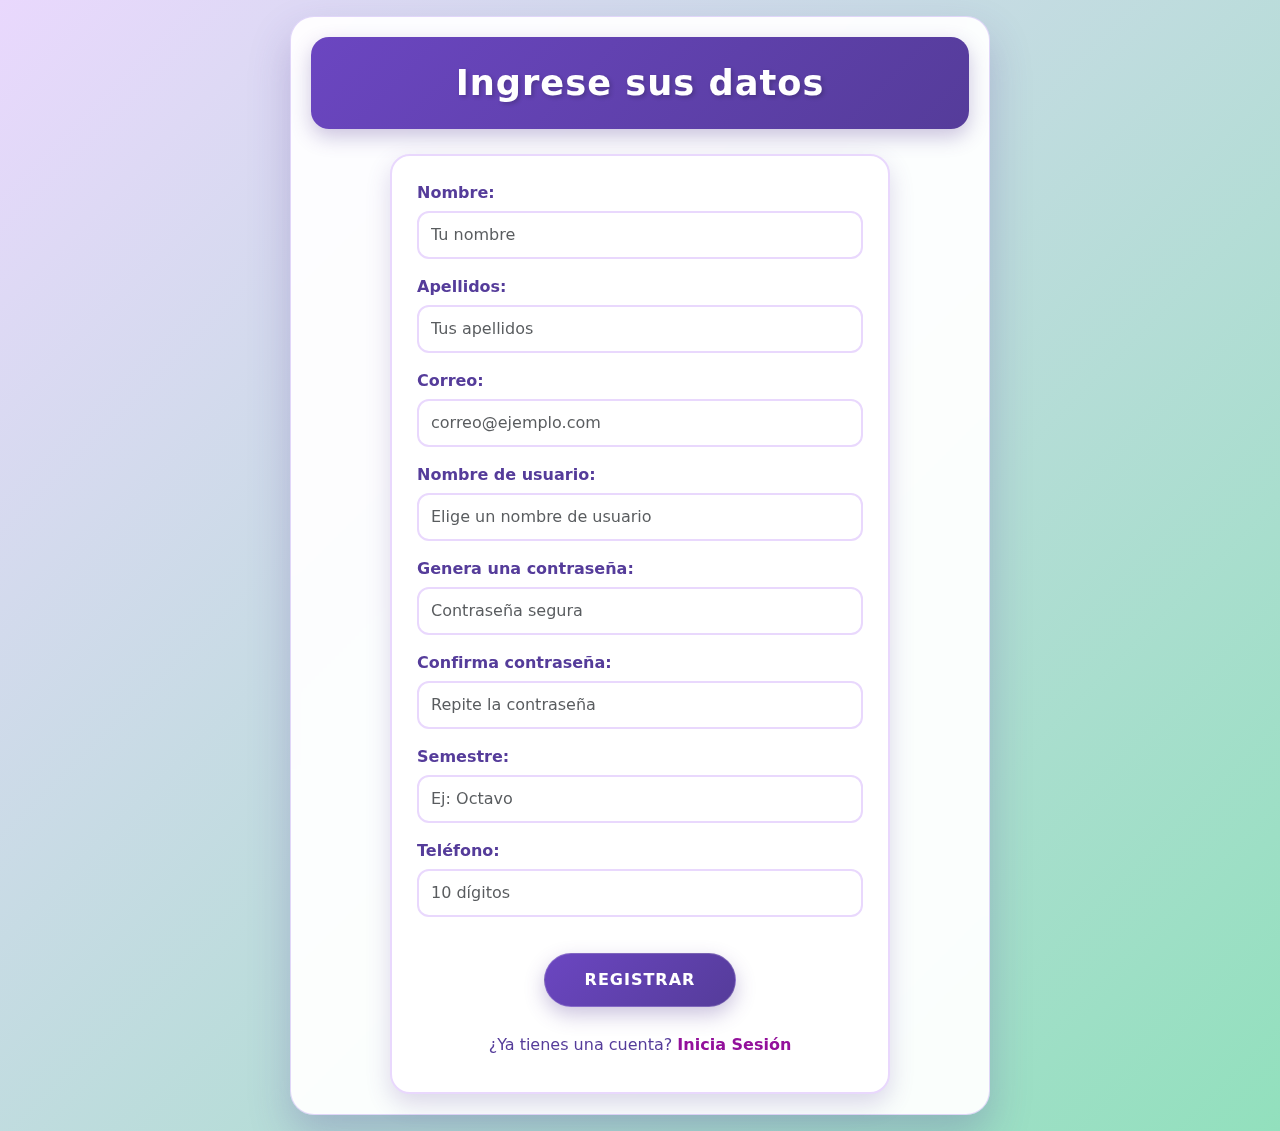
<file: registro.html>
<!DOCTYPE html>
<html lang="es">
<head>
    <meta charset="UTF-8">
    <meta name="viewport" content="width=device-width, initial-scale=1.0">
    <title>Registro</title>
    <link rel="icon" type="image/png" href="calendario.png">
    <link href="https://cdn.jsdelivr.net/npm/bootstrap@5.3.0/dist/css/bootstrap.min.css" rel="stylesheet">
    <link rel="stylesheet" href="styles.css">
</head>
<body>
    <div class="container d-flex justify-content-center align-items-center min-vh-100">
        <div class="main-card" style="max-width: 700px; width: 100%;">
            <div class="title-section text-center">
                <h2>Ingrese sus datos</h2>
            </div>

            <div class="edit-card">
                <form id="registroForm">
                    <div class="mb-3">
                        <label for="nombre" class="edit-label">Nombre:</label>
                        <input type="text" class="form-control edit-input" id="nombre" placeholder="Tu nombre" required>
                    </div>

                    <div class="mb-3">
                        <label for="apellidos" class="edit-label">Apellidos:</label>
                        <input type="text" class="form-control edit-input" id="apellidos" placeholder="Tus apellidos" required>
                    </div>

                    <div class="mb-3">
                        <label for="correo" class="edit-label">Correo:</label>
                        <input type="email" class="form-control edit-input" id="correo" placeholder="correo@ejemplo.com" required>
                    </div>

                    <div class="mb-3">
                        <label for="nombreUsuario" class="edit-label">Nombre de usuario:</label>
                        <input type="text" class="form-control edit-input" id="nombreUsuario" placeholder="Elige un nombre de usuario" required>
                    </div>

                    <div class="mb-3">
                        <label for="password" class="edit-label">Genera una contraseña:</label>
                        <input type="password" class="form-control edit-input" id="password" placeholder="Contraseña segura" required>
                    </div>

                    <div class="mb-3">
                        <label for="confirmPassword" class="edit-label">Confirma contraseña:</label>
                        <input type="password" class="form-control edit-input" id="confirmPassword" placeholder="Repite la contraseña" required>
                    </div>

                    <div class="mb-3">
                        <label for="semestre" class="edit-label">Semestre:</label>
                        <input type="text" class="form-control edit-input" id="semestre" placeholder="Ej: Octavo" required>
                    </div>

                    <div class="mb-3">
                        <label for="telefono" class="edit-label">Teléfono:</label>
                        <input type="tel" class="form-control edit-input" id="telefono" placeholder="10 dígitos" required>
                    </div>

                    <div class="text-center">
                        <button type="submit" class="btn btn-modify">Registrar</button>
                    </div>

                    <div class="text-center mt-3">
                        <p class="edit-subtitle">
                            ¿Ya tienes una cuenta? 
                            <a href="index.html" style="color: #93109b;font-weight: 600;text-decoration: none;">Inicia Sesión</a>
                        </p>
                    </div>
                </form>
            </div>
        </div>
    </div>

    <script src="https://cdn.jsdelivr.net/npm/bootstrap@5.3.0/dist/js/bootstrap.bundle.min.js"></script>
    <script>
        document.getElementById('registroForm').addEventListener('submit', function(e) {
            e.preventDefault();
            
            const password = document.getElementById('password').value;
            const confirmPassword = document.getElementById('confirmPassword').value;
            const nombre = document.getElementById('nombre').value;
            
            // Validar que las contraseñas coincidan
            if (password !== confirmPassword) {
                alert('Las contraseñas no coinciden');
                return;
            }
            
            // Validar que todos los campos estén llenos
            const campos = ['nombre', 'apellidos', 'correo', 'nombreUsuario', 'password', 'semestre', 'telefono'];
            let todosLlenos = true;
            
            campos.forEach(campo => {
                if (!document.getElementById(campo).value) {
                    todosLlenos = false;
                }
            });
            
           // if (todosLlenos) {
                // Guardar el nombre para el modal de bienvenida
                //localStorage.setItem('nombreUsuario', nombre);
                // Redirigir a la página de agenda
               // window.location.href = 'agenda.html';
           // } else {
            //    alert('Por favor completa todos los campos');
           // }
        });
    </script>
</body>
</html>
</file>
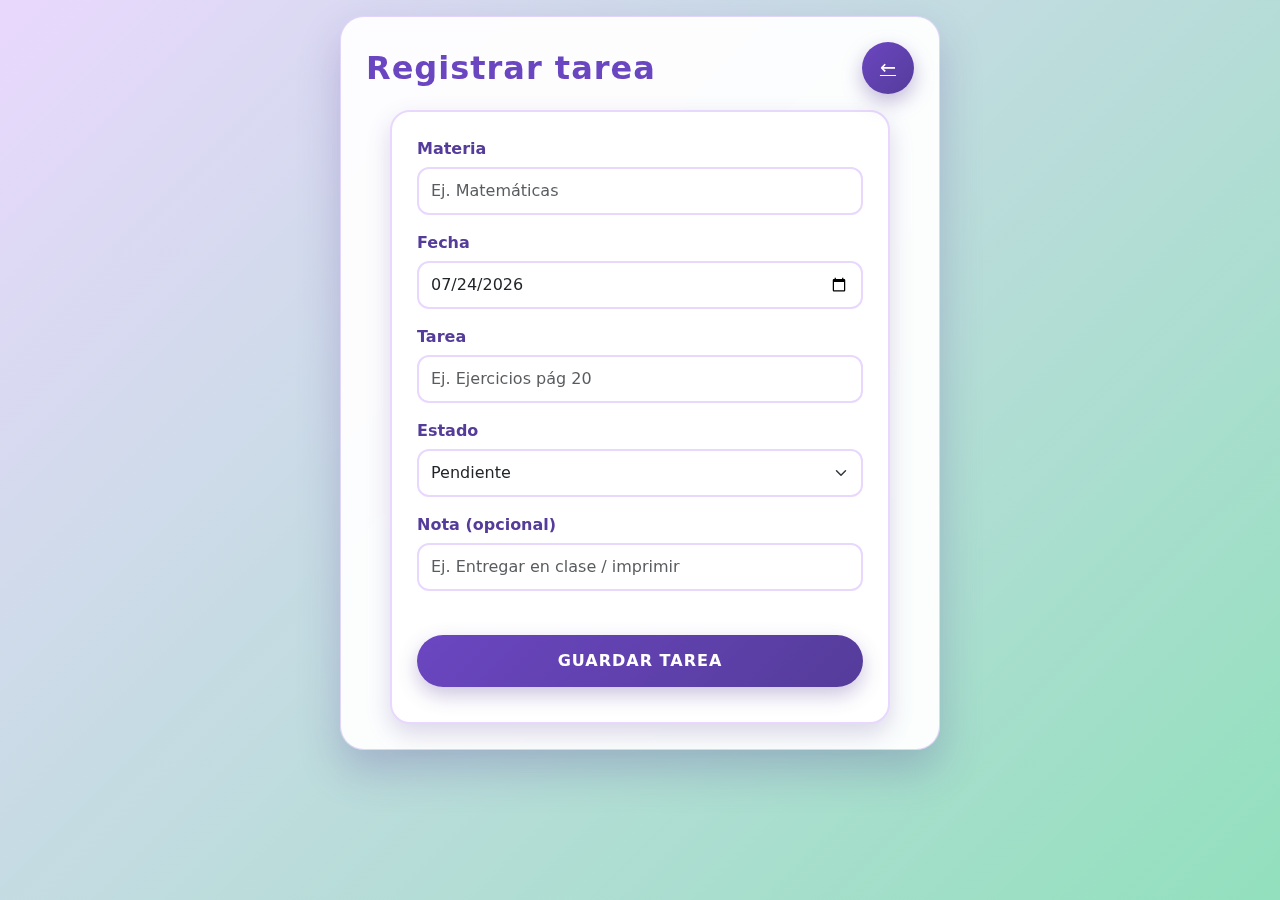
<file: registroTareas.html>
<!doctype html>
<html lang="es">
<head>
  <meta charset="utf-8" />
  <meta name="viewport" content="width=device-width, initial-scale=1" />
  <title>Agenda Escolar | Registrar tarea</title>
  <link rel="icon" type="image/png" href="calendario.png">
  <link href="https://cdn.jsdelivr.net/npm/bootstrap@5.3.3/dist/css/bootstrap.min.css" rel="stylesheet">
  <link rel="stylesheet" href="diseños.css">
</head>
<style>
  :root {
    --primary-purple: #6B46C1;
    --light-purple: #89e2ba;
    --dark-purple: #553C9A;
    --soft-lavender: #E9D8FD;
    --bg-gradient-start: #E9D8FD;
    --bg-gradient-end: #92E0BD;
    --accent-purple: #805AD5;
  }

  body {
    background: linear-gradient(135deg, var(--bg-gradient-start), var(--bg-gradient-end));
    min-height: 100vh;
    padding: 16px;
    margin: 0;
    font-family: 'Segoe UI', system-ui, -apple-system, sans-serif;
  }

  /* Contenedor principal */
  .main-card {
    background-color: rgba(255, 255, 255, 0.95);
    backdrop-filter: blur(5px);
    border-radius: 24px;
    box-shadow: 0 20px 40px rgba(86, 58, 150, 0.25);
    padding: 25px;
    margin: auto;
    max-width: 600px;
    border: 1px solid rgba(159, 122, 234, 0.3);
  }

  /* Título */
  .edit-title {
    color: var(--primary-purple);
    font-weight: 700;
  }

  /* Tarjeta del formulario */
  .edit-card {
    background: white;
    border-radius: 20px;
    padding: 25px;
    box-shadow: 0 10px 25px rgba(86, 58, 150, 0.2);
    border: 2px solid var(--soft-lavender);
  }

  /* Labels */
  .edit-label {
    font-weight: 600;
    color: var(--dark-purple);
    margin-bottom: 6px;
  }

  /* Inputs */
  .edit-input {
    border-radius: 12px;
    border: 2px solid var(--soft-lavender);
    padding: 10px 12px;
    transition: all 0.25s ease;
  }

  .edit-input:focus {
    border-color: var(--primary-purple);
    box-shadow: 0 0 0 3px rgba(107, 70, 193, 0.15);
  }

  /* Botón principal */
  .btn-modify {
    background: linear-gradient(135deg, var(--primary-purple), var(--dark-purple));
    color: white;
    border: none;
    padding: 14px;
    border-radius: 50px;
    font-weight: 600;
    text-transform: uppercase;
    transition: all 0.3s ease;
    box-shadow: 0 8px 20px rgba(86, 58, 150, 0.3);
  }

  .btn-modify:hover {
    transform: translateY(-2px);
    background: linear-gradient(135deg, var(--dark-purple), var(--primary-purple));
  }

  /* Botón volver circular */
  .btn-home {
    background: linear-gradient(135deg, var(--primary-purple), var(--dark-purple));
    color: white;
    border: none;
    border-radius: 50%;
    width: 52px;
    height: 52px;
    display: flex;
    align-items: center;
    justify-content: center;
    font-size: 1.2rem;
    box-shadow: 0 8px 20px rgba(86, 58, 150, 0.35);
    transition: 0.3s;
  }

  .btn-home:hover {
    transform: translateY(-2px) scale(1.05);
  }
</style>

<body>

  <main class="main-card">

    <!-- Botón volver -->
    <div class="d-flex justify-content-between align-items-center mb-3">
      <h2 class="edit-title m-0">Registrar tarea</h2>
      <a href="MuestraTareas.html" class="btn-home">←</a>
    </div>

    <!-- Tarjeta de formulario -->
    <div class="edit-card">
      <form id="taskForm" class="needs-validation" novalidate>

        <div class="mb-3">
          <label class="edit-label">Materia</label>
          <input id="materia" type="text" class="form-control edit-input" placeholder="Ej. Matemáticas" required>
        </div>

        <div class="mb-3">
          <label class="edit-label">Fecha</label>
          <input id="fecha" type="date" class="form-control edit-input" required>
        </div>

        <div class="mb-3">
          <label class="edit-label">Tarea</label>
          <input id="tarea" type="text" class="form-control edit-input" placeholder="Ej. Ejercicios pág 20" required>
        </div>

        <div class="mb-3">
          <label class="edit-label">Estado</label>
          <select id="estado" class="form-select edit-input" required>
            <option value="Pendiente">Pendiente</option>
            <option value="Hecho">Hecho</option>
          </select>
        </div>

        <div class="mb-4">
          <label class="edit-label">Nota (opcional)</label>
          <input id="nota" type="text" class="form-control edit-input" placeholder="Ej. Entregar en clase / imprimir">
        </div>

        <button class="btn-modify w-100" type="submit"
        onclick="mostrarModal('Materia Agregada Correctamente')">
          Guardar tarea
        </button>

      </form>
    </div>

  </main>
  <div id="contenedorModal"></div>

  <script src="https://cdn.jsdelivr.net/npm/bootstrap@5.3.3/dist/js/bootstrap.bundle.min.js"></script>
  <script src="app.js"></script>
  <script>
    fetch("../modal.html")
      .then(res => res.text())
      .then(html => {
        document.getElementById("contenedorModal").innerHTML = html;
    });

    fetch("../menuModal.html")
      .then(res => res.text())
      .then(html => {
        document.getElementById("menu-container").innerHTML = html;
      });

    function mostrarModal(mensaje) {
      const modalElement = document.getElementById('modalMensaje');
      const texto = document.getElementById("textoModal");

      if (!modalElement || !texto) return;

      texto.textContent = mensaje;

      const modal = new bootstrap.Modal(modalElement, {
        backdrop: false,   // ❗ quita el fondo oscuro
        keyboard: true
      });

      modal.show();
      setTimeout(() => {
        modal.hide();
      }, 1500); 
    }
  </script>
</body>
</html>
</file>
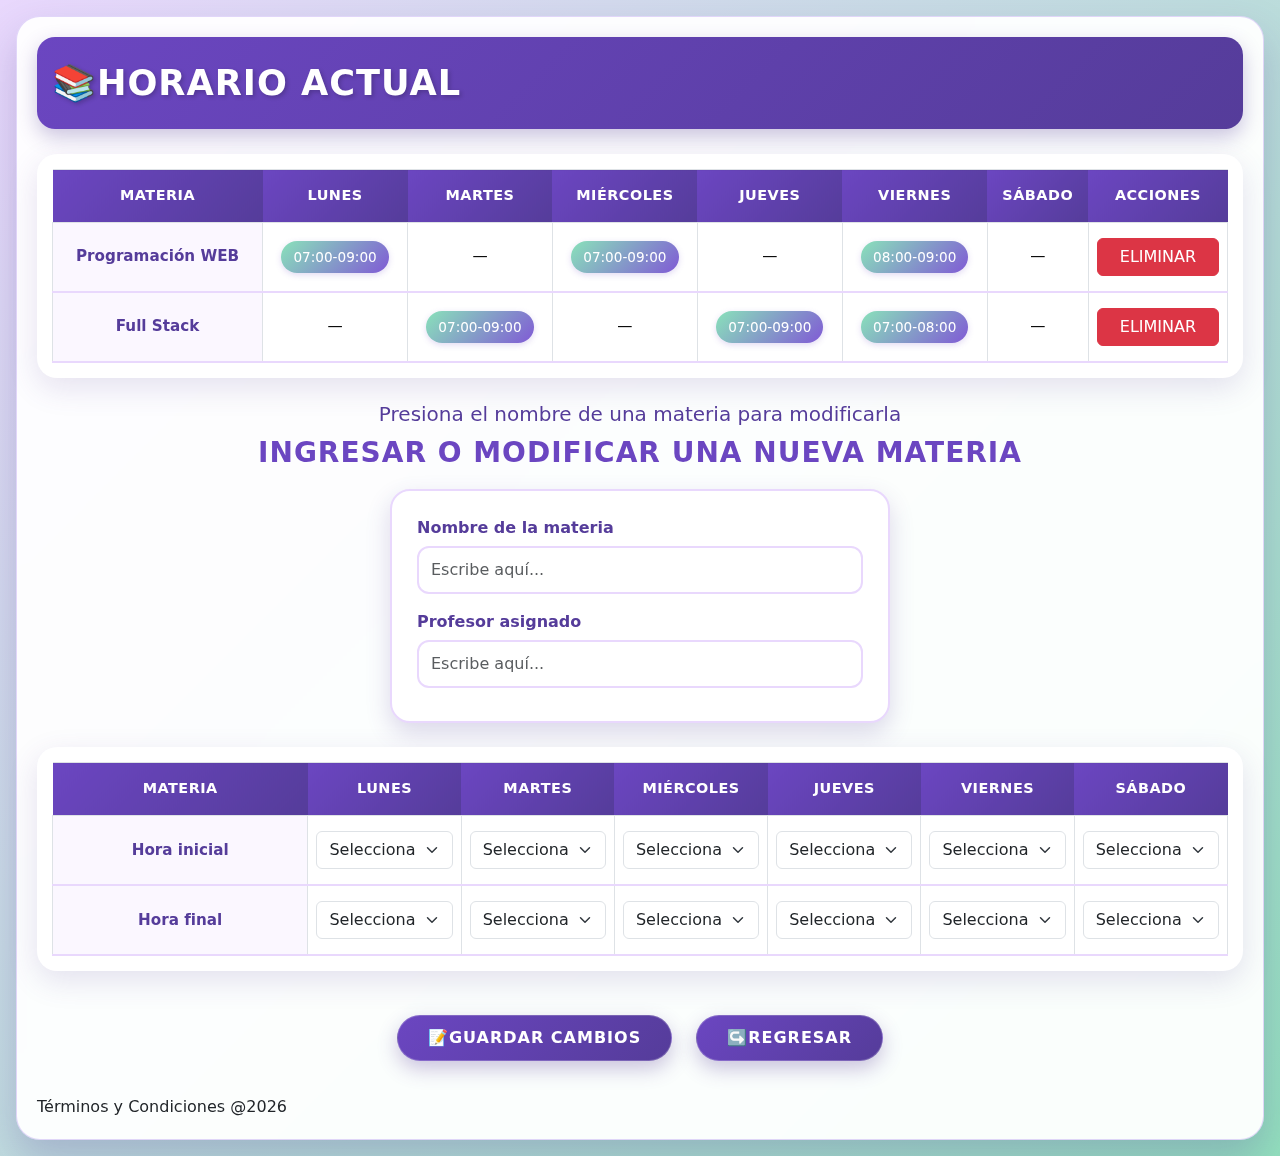
<file: MuestraHorario/ModificarHorario.html>
<!DOCTYPE html>
<html lang="es">
<head>
  <meta charset="UTF-8">
  <meta name="viewport" content="width=device-width, initial-scale=1.0">
  <title>Mi Agenda Escolar</title>

  <!-- Bootstrap CSS -->
  <link href="https://cdn.jsdelivr.net/npm/bootstrap@5.3.3/dist/css/bootstrap.min.css" rel="stylesheet">
  <link rel="stylesheet" href="diseños.css">
  
</head>

<body>

  <div class="main-card">

    <div class="title-section">
      <h2>📚HORARIO ACTUAL</h2>
    </div>

    <div class="table-container">
      <table class="table table-bordered text-center align-middle">
        <thead class="text-white">
          <tr>
            <th>MATERIA</th>
            <th>LUNES</th>
            <th>MARTES</th>
            <th>MIÉRCOLES</th>
            <th>JUEVES</th>
            <th>VIERNES</th>
            <th>SÁBADO</th>
            <th>ACCIONES</th>
          </tr>
        </thead>
        <tbody>
          <tr>
            <td><b>Programación WEB</b></td>
            <td><span class="time-badge">07:00-09:00</span></td>
            <td>—</td>
            <td><span class="time-badge">07:00-09:00</span></td>
            <td>—</td>
            <td><span class="time-badge">08:00-09:00</span></td>
            <td>—</td>
            <td>
              <button class="btn btn-danger w-100"
                onclick="mostrarModal('Materia Eliminada Correctamente')">
                ELIMINAR
              </button>
            </td>
          </tr>

          <tr>
            <td><b>Full Stack</b></td>
            <td>—</td>
            <td><span class="time-badge">07:00-09:00</span></td>
            <td>—</td>
            <td><span class="time-badge">07:00-09:00</span></td>
            <td><span class="time-badge">07:00-08:00</span></td>
            <td>—</td>
            <td>
              <button class="btn btn-danger w-100"
                onclick="mostrarModal('Materia Eliminada Correctamente')">
                ELIMINAR
              </button>
            </td>
          </tr>
        </tbody>
      </table>
    </div>

    <!-- Sección de edición -->
<div class="edit-section mt-4">

  <h5 class="edit-subtitle">
    Presiona el nombre de una materia para modificarla
  </h5>

  <h3 class="edit-title">
    INGRESAR O MODIFICAR UNA NUEVA MATERIA
  </h3>

  <div class="edit-card">

    <div class="mb-3">
      <label class="edit-label">Nombre de la materia</label>
      <input type="text" placeholder="Escribe aquí..." class="form-control edit-input">
    </div>

    <div class="mb-2">
      <label class="edit-label">Profesor asignado</label>
      <input type="text" placeholder="Escribe aquí..." class="form-control edit-input">
    </div>

  </div>
</div>
 

    <!-- Tabla de horarios -->
<div class="table-container mt-4">
  <table class="table table-bordered text-center align-middle">
    <thead class="text-white">
      <tr>
        <th style="background-color: #C595FC; width: 20%;">MATERIA</th>
        <th style="background-color: #C595FC; width: 12%;">LUNES</th>
        <th style="background-color: #C595FC; width: 12%;">MARTES</th>
        <th style="background-color: #C595FC; width: 12%;">MIÉRCOLES</th>
        <th style="background-color: #C595FC; width: 12%;">JUEVES</th>
        <th style="background-color: #C595FC; width: 12%;">VIERNES</th>
        <th style="background-color: #C595FC; width: 12%;">SÁBADO</th>
      </tr>
    </thead>

    <tbody>
      <tr>
        <td><b>Hora inicial</b></td>
        <td><select class="hora form-select"></select></td>
        <td><select class="hora form-select"></select></td>
        <td><select class="hora form-select"></select></td>
        <td><select class="hora form-select"></select></td>
        <td><select class="hora form-select"></select></td>
        <td><select class="hora form-select"></select></td>
      </tr>

      <tr>
        <td><b>Hora final</b></td>
        <td><select class="hora form-select"></select></td>
        <td><select class="hora form-select"></select></td>
        <td><select class="hora form-select"></select></td>
        <td><select class="hora form-select"></select></td>
        <td><select class="hora form-select"></select></td>
        <td><select class="hora form-select"></select></td>
      </tr>
    </tbody>
  </table>
</div>

<!-- Botones -->
<div class="d-flex justify-content-center gap-4 my-4">
  <button
    class="btn-modify"
    style="background-color: #3E34CA; color: white; padding: 10px 30px;"
    onclick="mostrarModal('Materia Agregada Correctamente')"
  >
    <b>📝GUARDAR CAMBIOS</b>
  </button>

  <button
    class="btn-modify"
    style="background-color: #E65A19; color: white; padding: 10px 30px;"
    onclick="window.location.href='MuestraHorario.html'"
  >
    <b>↪️REGRESAR</b>
  </button>
</div>

<footer>
  Términos y Condiciones @2026
</footer>

<div id="contenedorModal"></div>

<script src="https://cdn.jsdelivr.net/npm/bootstrap@5.3.3/dist/js/bootstrap.bundle.min.js"></script>

<script>
  // Lista de horas
  const horas = [
    "07:00", "08:00", "09:00", "10:00", "11:00", "12:00",
    "13:00", "14:00", "15:00", "16:00", "17:00", "18:00",
    "19:00", "20:00", "21:00", "22:00"
  ];

  // Llenar todos los select con la lista
  document.addEventListener("DOMContentLoaded", function () {
    document.querySelectorAll(".hora").forEach(select => {
      // Opción por defecto
      const defaultOption = document.createElement("option");
      defaultOption.value = "";
      defaultOption.textContent = "Seleccionar";
      defaultOption.selected = true;
      defaultOption.disabled = true;
      select.appendChild(defaultOption);

      // Agregar todas las horas
      horas.forEach(hora => {
        const option = document.createElement("option");
        option.value = hora;
        option.textContent = hora;
        select.appendChild(option);
      });
    });
  });

  fetch("modal.html")
    .then(res => res.text())
    .then(html => {
      document.getElementById("contenedorModal").innerHTML = html;
  });

  function mostrarModal(mensaje) {
    const modalElement = document.getElementById('modalMensaje');
    const texto = document.getElementById("textoModal");

    if (!modalElement || !texto) return;

    texto.textContent = mensaje;

    const modal = new bootstrap.Modal(modalElement, {
      backdrop: false,   // ❗ quita el fondo oscuro
      keyboard: true
    });

    modal.show();
    setTimeout(() => {
      modal.hide();
    }, 1500); 
  }

</script>
</html>
</file>
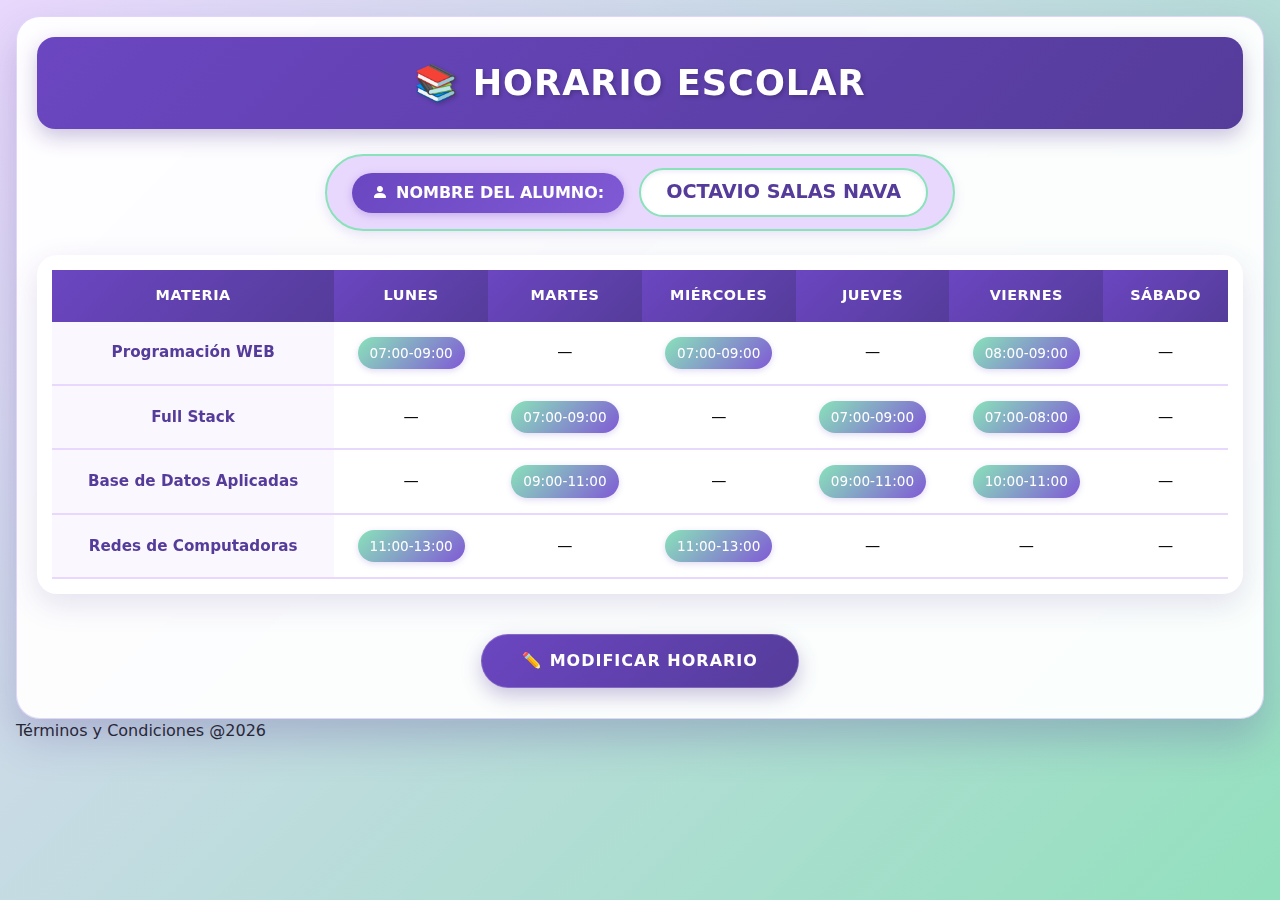
<file: MuestraHorario/MuestraHorario.html>
<!DOCTYPE html>
<html lang="es">
<head>
  <meta charset="UTF-8">
  <meta name="viewport" content="width=device-width, initial-scale=1.0, maximum-scale=1.5, user-scalable=yes">
  <title>Mi Agenda Escolar</title>

  <!-- Bootstrap CSS -->
  <link href="https://cdn.jsdelivr.net/npm/bootstrap@5.3.3/dist/css/bootstrap.min.css" rel="stylesheet">
  <link rel="stylesheet" href="diseños.css">
</head>

<body>
  <div class="main-card">
    <!-- Título principal -->
    <div class="title-section text-center">
      <h2>📚 HORARIO ESCOLAR</h2>
    </div>

    <!-- Información del alumno -->
    <div class="text-center mb-4">
      <div class="student-badge">
        <span class="student-label"><i class="bi bi-person-fill me-2"></i>NOMBRE DEL ALUMNO:</span>
        <span class="student-name">OCTAVIO SALAS NAVA</span>
      </div>
    </div>

    <!-- Contenedor de tabla con scroll horizontal -->
    <div class="table-container">
      <table class="table text-center align-middle">
        <colgroup>
          <col style="min-width: 180px;">
          <col style="min-width: 100px;">
          <col style="min-width: 100px;">
          <col style="min-width: 100px;">
          <col style="min-width: 100px;">
          <col style="min-width: 100px;">
          <col style="min-width: 100px;">
        </colgroup>
        
        <thead>
          <tr>
            <th>MATERIA</th>
            <th>LUNES</th>
            <th>MARTES</th>
            <th>MIÉRCOLES</th>
            <th>JUEVES</th>
            <th>VIERNES</th>
            <th>SÁBADO</th>
          </tr>
        </thead>
        
        <tbody>
          <tr>
            <td><span class="fw-bold">Programación WEB</span></td>
            <td><span class="time-badge">07:00-09:00</span></td>
            <td>—</td>
            <td><span class="time-badge">07:00-09:00</span></td>
            <td>—</td>
            <td><span class="time-badge">08:00-09:00</span></td>
            <td>—</td>
          </tr>
          <tr>
            <td><span class="fw-bold">Full Stack</span></td>
            <td>—</td>
            <td><span class="time-badge">07:00-09:00</span></td>
            <td>—</td>
            <td><span class="time-badge">07:00-09:00</span></td>
            <td><span class="time-badge">07:00-08:00</span></td>
            <td>—</td>
          </tr>
          <tr>
            <td><span class="fw-bold">Base de Datos Aplicadas</span></td>
            <td>—</td>
            <td><span class="time-badge">09:00-11:00</span></td>
            <td>—</td>
            <td><span class="time-badge">09:00-11:00</span></td>
            <td><span class="time-badge">10:00-11:00</span></td>
            <td>—</td>
          </tr>
          <tr>
            <td><span class="fw-bold">Redes de Computadoras</span></td>
            <td><span class="time-badge">11:00-13:00</span></td>
            <td>—</td>
            <td><span class="time-badge">11:00-13:00</span></td>
            <td>—</td>
            <td>—</td>
            <td>—</td>
          </tr>
        </tbody>
      </table>
    </div>

    <!-- Botón de modificar -->
    <div class="text-center">
      <button class="btn-modify" onclick="window.location.href='ModificarHorario.html'">
        ✏️ MODIFICAR HORARIO
      </button>
    </div>
  </div>

  <footer>
    Términos y Condiciones @2026
  </footer>

  <!-- Bootstrap Icons (opcional, para mejorar visual) -->
  <link rel="stylesheet" href="https://cdn.jsdelivr.net/npm/bootstrap-icons@1.11.3/font/bootstrap-icons.min.css">
  
  <!-- Bootstrap JS -->
  <script src="https://cdn.jsdelivr.net/npm/bootstrap@5.3.3/dist/js/bootstrap.bundle.min.js"></script>
</body>
</html>
</file>
<file: styles.css>
/* Gama de colores mejorada - tonos morados/violetas */
:root {
  --primary-purple: #6B46C1;      /* Morado principal */
  --light-purple: #89e2ba;         /* Morado claro */
  --dark-purple: #553C9A;          /* Morado oscuro */
  --soft-lavender: #E9D8FD;        /* Lavanda suave */
  --bg-gradient-start: #E9D8FD;     /* Inicio gradiente fondo */
  --bg-gradient-end: #92E0BD;       /* Fin gradiente fondo */
  --accent-purple: #805AD5;         /* Morado acento */
}

body {
  background: linear-gradient(135deg, var(--bg-gradient-start) 0%, var(--bg-gradient-end) 100%);
  min-height: 100vh;
  padding: 16px;
  margin: 0;
  font-family: 'Segoe UI', system-ui, -apple-system, sans-serif;
}

.main-card {
  background-color: rgba(255, 255, 255, 0.95);
  backdrop-filter: blur(5px);
  border-radius: 24px;
  box-shadow: 0 20px 40px rgba(86, 58, 150, 0.25);
  padding: 20px;
  margin: 0 auto;
  max-width: 1400px;
  border: 1px solid rgba(159, 122, 234, 0.3);
}

.title-section {
  background: linear-gradient(135deg, var(--primary-purple), var(--dark-purple));
  border-radius: 18px;
  padding: 25px 15px;
  margin-bottom: 25px;
  box-shadow: 0 8px 20px rgba(86, 58, 150, 0.3);
}

.title-section h2 {
  color: white;
  font-weight: 700;
  letter-spacing: 1px;
  text-shadow: 2px 2px 4px rgba(0, 0, 0, 0.2);
  margin: 0;
  font-size: clamp(1.5rem, 5vw, 2.2rem);
}

.student-badge {
  background-color: var(--soft-lavender);
  border-radius: 50px;
  padding: 12px 25px;
  display: inline-flex;
  align-items: center;
  gap: 15px;
  flex-wrap: wrap;
  justify-content: center;
  border: 2px solid var(--light-purple);
  box-shadow: 0 4px 12px rgba(107, 70, 193, 0.15);
}

.student-label {
  background: linear-gradient(135deg, var(--primary-purple), var(--accent-purple));
  color: white;
  padding: 8px 20px;
  border-radius: 40px;
  font-weight: 600;
  font-size: clamp(0.9rem, 2.5vw, 1rem);
  white-space: nowrap;
  box-shadow: 0 2px 8px rgba(107, 70, 193, 0.3);
  margin: 0;
}

.student-name {
  background-color: white;
  color: var(--dark-purple);
  padding: 8px 25px;
  border-radius: 40px;
  font-weight: 700;
  font-size: clamp(1rem, 3vw, 1.2rem);
  border: 2px solid var(--light-purple);
  box-shadow: inset 0 2px 4px rgba(107, 70, 193, 0.1);
  margin: 0;
}

.table-container {
  background-color: white;
  border-radius: 20px;
  padding: 15px;
  box-shadow: 0 10px 30px rgba(86, 58, 150, 0.15);
  margin: 20px 0;
  overflow-x: auto;
}

.table {
  margin-bottom: 0;
  min-width: 800px; /* Para mantener legibilidad en tablets */
}

.table thead th {
  background: linear-gradient(135deg, var(--primary-purple), var(--dark-purple));
  color: white;
  font-weight: 600;
  text-transform: uppercase;
  font-size: 0.9rem;
  letter-spacing: 0.5px;
  padding: 15px 8px;
  border: none;
  white-space: nowrap;
  vertical-align: middle;
}

.table tbody td {
  padding: 15px 8px;
  vertical-align: middle;
  border-bottom: 2px solid var(--soft-lavender);
  font-size: 0.95rem;
}

.table tbody tr:hover {
  background-color: rgba(233, 216, 253, 0.3);
}

.table tbody td:first-child {
  font-weight: 700;
  color: var(--dark-purple);
  background-color: rgba(233, 216, 253, 0.2);
}

.time-badge {
  background: linear-gradient(135deg, var(--light-purple), var(--accent-purple));
  color: white;
  padding: 6px 12px;
  border-radius: 20px;
  font-size: 0.85rem;
  font-weight: 500;
  display: inline-block;
  box-shadow: 0 2px 6px rgba(107, 70, 193, 0.2);
  white-space: nowrap;
}

.btn-modify {
  background: linear-gradient(135deg, var(--primary-purple), var(--dark-purple));
  color: white;
  border: none;
  padding: 14px 40px;
  border-radius: 50px;
  font-weight: 600;
  letter-spacing: 1px;
  text-transform: uppercase;
  font-size: 1rem;
  transition: all 0.3s ease;
  box-shadow: 0 8px 20px rgba(86, 58, 150, 0.3);
  border: 1px solid rgba(255, 255, 255, 0.2);
  margin: 20px 0 10px;
}

.btn-modify:hover {
  transform: translateY(-3px);
  box-shadow: 0 12px 28px rgba(86, 58, 150, 0.4);
  background: linear-gradient(135deg, var(--dark-purple), var(--primary-purple));
  color: white;
}

.btn-modify:active {
  transform: translateY(-1px);
}

/* Sección de edición */
.edit-section {
  text-align: center;
}

/* Texto pequeño superior */
.edit-subtitle {
  color: var(--dark-purple);
  font-weight: 500;
  margin-bottom: 10px;
}

/* Título principal */
.edit-title {
  color: var(--primary-purple);
  font-weight: 700;
  letter-spacing: 1px;
  margin-bottom: 20px;
}

/* Tarjeta de inputs */
.edit-card {
  background: white;
  border-radius: 20px;
  padding: 25px;
  max-width: 500px;
  margin: 0 auto;
  box-shadow: 0 10px 25px rgba(86, 58, 150, 0.2);
  border: 2px solid var(--soft-lavender);
}

/* Labels */
.edit-label {
  display: block;
  text-align: left;
  font-weight: 600;
  color: var(--dark-purple);
  margin-bottom: 6px;
}

/* Inputs personalizados */
.edit-input {
  border-radius: 12px;
  border: 2px solid var(--soft-lavender);
  padding: 10px 12px;
  transition: all 0.25s ease;
}

.edit-input:focus {
  border-color: var(--primary-purple);
  box-shadow: 0 0 0 3px rgba(107, 70, 193, 0.15);
}

/* Ajustes para móviles */
@media (max-width: 768px) {
  body {
    padding: 8px;
  }
  
  .main-card {
    padding: 15px;
    border-radius: 20px;
  }
  
  .title-section {
    padding: 20px 10px;
    border-radius: 15px;
  }
  
  .student-badge {
    flex-direction: column;
    gap: 10px;
    width: 100%;
  }
  
  .student-label, .student-name {
    width: 100%;
    text-align: center;
  }
  
  .table-container {
    padding: 10px;
    border-radius: 15px;
  }
  
  .btn-modify {
    width: 100%;
    padding: 12px 20px;
    font-size: 0.95rem;
  }
}

/* Para pantallas muy pequeñas */
@media (max-width: 480px) {
  .time-badge {
    padding: 4px 8px;
    font-size: 0.75rem;
  }
  
  .table thead th {
    font-size: 0.8rem;
    padding: 10px 4px;
  }
}

/* Scroll personalizado para la tabla */
.table-container::-webkit-scrollbar {
  height: 8px;
}

.table-container::-webkit-scrollbar-track {
  background: var(--soft-lavender);
  border-radius: 10px;
}

.table-container::-webkit-scrollbar-thumb {
  background: linear-gradient(135deg, var(--primary-purple), var(--accent-purple));
  border-radius: 10px;
}

.table-container::-webkit-scrollbar-thumb:hover {
  background: var(--dark-purple);
}

/* ========== ESTILOS PÁGINA DE PERFIL ========== */

/* Botón de regresar */
.btn-back {
  background: white;
  border: 2px solid var(--soft-lavender);
  border-radius: 50%;
  width: 45px;
  height: 45px;
  display: flex;
  align-items: center;
  justify-content: center;
  cursor: pointer;
  transition: all 0.3s ease;
  color: var(--primary-purple);
}

.btn-back:hover {
  background: var(--soft-lavender);
  transform: translateX(-5px);
}

/* Contenedor de foto de perfil */
.profile-picture-container {
  position: relative;
  display: inline-block;
}

.profile-picture {
  width: 150px;
  height: 150px;
  border-radius: 50%;
  border: 4px solid white;
  box-shadow: 0 8px 20px rgba(107, 70, 193, 0.3);
  object-fit: cover;
}

.edit-photo-btn {
  position: absolute;
  bottom: 5px;
  right: 5px;
  background: linear-gradient(135deg, var(--primary-purple), var(--dark-purple));
  border: 3px solid white;
  border-radius: 50%;
  width: 40px;
  height: 40px;
  display: flex;
  align-items: center;
  justify-content: center;
  cursor: pointer;
  transition: all 0.3s ease;
  color: white;
}

.edit-photo-btn:hover {
  transform: scale(1.1);
  box-shadow: 0 4px 12px rgba(107, 70, 193, 0.4);
}

/* Nombre de perfil */
.profile-name {
  color: var(--dark-purple);
  font-weight: 700;
  margin: 0;
  display: inline-block;
  margin-right: 10px;
}

.edit-name-btn {
  background: transparent;
  border: none;
  color: var(--primary-purple);
  cursor: pointer;
  padding: 5px;
  transition: all 0.3s ease;
}

.edit-name-btn:hover {
  transform: scale(1.2);
  color: var(--dark-purple);
}

/* Formulario de perfil */
.profile-form {
  margin-top: 30px;
}

.profile-field {
  margin-bottom: 20px;
}

.profile-label {
  font-weight: 600;
  color: var(--dark-purple);
  margin-bottom: 8px;
  display: block;
  font-size: 0.95rem;
}

.profile-input-group {
  display: flex;
  gap: 10px;
  align-items: center;
}

.profile-input {
  flex: 1;
  border-radius: 12px;
  border: 2px solid var(--soft-lavender);
  padding: 10px 15px;
  background-color: #f8f9fa;
  font-weight: 500;
  color: var(--dark-purple);
  transition: all 0.25s ease;
}

.profile-input:focus {
  border-color: var(--primary-purple);
  box-shadow: 0 0 0 3px rgba(107, 70, 193, 0.15);
  background-color: white;
  outline: none;
}

.profile-input[readonly] {
  background-color: #f8f9fa;
  cursor: default;
}

/* Botón Editar/Guardar de cada campo */
.btn-edit-field {
  background: linear-gradient(135deg, var(--light-purple), var(--accent-purple));
  color: white;
  border: none;
  padding: 10px 20px;
  border-radius: 25px;
  font-weight: 600;
  font-size: 0.85rem;
  cursor: pointer;
  transition: all 0.3s ease;
  white-space: nowrap;
  box-shadow: 0 2px 8px rgba(107, 70, 193, 0.2);
}

.btn-edit-field:hover {
  transform: translateY(-2px);
  box-shadow: 0 4px 12px rgba(107, 70, 193, 0.3);
}

.btn-edit-field.saving {
  background: linear-gradient(135deg, #4CAF50, #45a049);
}

/* Botón Cambiar Contraseña */
.btn-change-password {
  background: white;
  color: var(--primary-purple);
  border: 2px solid var(--primary-purple);
  padding: 12px 35px;
  border-radius: 50px;
  font-weight: 600;
  font-size: 0.95rem;
  cursor: pointer;
  transition: all 0.3s ease;
  text-transform: uppercase;
  letter-spacing: 0.5px;
}

.btn-change-password:hover {
  background: var(--primary-purple);
  color: white;
  transform: translateY(-2px);
  box-shadow: 0 6px 16px rgba(107, 70, 193, 0.3);
}

/* Botón Cerrar Sesión */
.btn-logout {
  background: transparent;
  color: var(--dark-purple);
  border: none;
  padding: 10px;
  font-weight: 500;
  font-size: 0.95rem;
  cursor: pointer;
  transition: all 0.3s ease;
  text-decoration: none;
  font-style: italic;
}

.btn-logout:hover {
  color: var(--primary-purple);
  text-decoration: underline;
}

/* Responsive para perfil */
@media (max-width: 768px) {
  .profile-picture {
    width: 120px;
    height: 120px;
  }

  .profile-input-group {
    flex-direction: column;
    align-items: stretch;
  }

  .btn-edit-field {
    width: 100%;
  }

  .btn-change-password {
    width: 100%;
  }
}
</file>
<file: diseños.css>
/* Gama de colores mejorada - tonos morados/violetas */
    :root {
      --primary-purple: #6B46C1;      /* Morado principal */
      --light-purple: #89e2ba;         /* Morado claro */
      --dark-purple: #553C9A;          /* Morado oscuro */
      --soft-lavender: #E9D8FD;        /* Lavanda suave */
      --bg-gradient-start: #E9D8FD;     /* Inicio gradiente fondo */
      --bg-gradient-end: #92E0BD;       /* Fin gradiente fondo */
      --accent-purple: #805AD5;         /* Morado acento */
    }
    
    body {
      background: linear-gradient(135deg, var(--bg-gradient-start) 0%, var(--bg-gradient-end) 100%);
      min-height: 100vh;
      padding: 16px;
      margin: 0;
      font-family: 'Segoe UI', system-ui, -apple-system, sans-serif;
    }
    
    .main-card {
      background-color: rgba(255, 255, 255, 0.95);
      backdrop-filter: blur(5px);
      border-radius: 24px;
      box-shadow: 0 20px 40px rgba(86, 58, 150, 0.25);
      padding: 20px;
      margin: 0 auto;
      max-width: 1400px;
      border: 1px solid rgba(159, 122, 234, 0.3);
    }
    
    .title-section {
      background: linear-gradient(135deg, var(--primary-purple), var(--dark-purple));
      border-radius: 18px;
      padding: 25px 15px;
      margin-bottom: 25px;
      box-shadow: 0 8px 20px rgba(86, 58, 150, 0.3);
    }
    
    .title-section h2 {
      color: white;
      font-weight: 700;
      letter-spacing: 1px;
      text-shadow: 2px 2px 4px rgba(0, 0, 0, 0.2);
      margin: 0;
      font-size: clamp(1.5rem, 5vw, 2.2rem);
    }
    
    .student-badge {
      background-color: var(--soft-lavender);
      border-radius: 50px;
      padding: 12px 25px;
      display: inline-flex;
      align-items: center;
      gap: 15px;
      flex-wrap: wrap;
      justify-content: center;
      border: 2px solid var(--light-purple);
      box-shadow: 0 4px 12px rgba(107, 70, 193, 0.15);
    }
    
    .student-label {
      background: linear-gradient(135deg, var(--primary-purple), var(--accent-purple));
      color: white;
      padding: 8px 20px;
      border-radius: 40px;
      font-weight: 600;
      font-size: clamp(0.9rem, 2.5vw, 1rem);
      white-space: nowrap;
      box-shadow: 0 2px 8px rgba(107, 70, 193, 0.3);
      margin: 0;
    }
    
    .student-name {
      background-color: white;
      color: var(--dark-purple);
      padding: 8px 25px;
      border-radius: 40px;
      font-weight: 700;
      font-size: clamp(1rem, 3vw, 1.2rem);
      border: 2px solid var(--light-purple);
      box-shadow: inset 0 2px 4px rgba(107, 70, 193, 0.1);
      margin: 0;
    }
    
    .table-container {
      background-color: white;
      border-radius: 20px;
      padding: 15px;
      box-shadow: 0 10px 30px rgba(86, 58, 150, 0.15);
      margin: 20px 0;
      overflow-x: auto;
    }
    
    .table {
      margin-bottom: 0;
      min-width: 800px; /* Para mantener legibilidad en tablets */
    }
    
    .table thead th {
      background: linear-gradient(135deg, var(--primary-purple), var(--dark-purple));
      color: white;
      font-weight: 600;
      text-transform: uppercase;
      font-size: 0.9rem;
      letter-spacing: 0.5px;
      padding: 15px 8px;
      border: none;
      white-space: nowrap;
      vertical-align: middle;
    }
    
    .table tbody td {
      padding: 15px 8px;
      vertical-align: middle;
      border-bottom: 2px solid var(--soft-lavender);
      font-size: 0.95rem;
    }
    
    .table tbody tr:hover {
      background-color: rgba(233, 216, 253, 0.3);
    }
    
    .table tbody td:first-child {
      font-weight: 700;
      color: var(--dark-purple);
      background-color: rgba(233, 216, 253, 0.2);
    }
    
    .time-badge {
      background: linear-gradient(135deg, var(--light-purple), var(--accent-purple));
      color: white;
      padding: 6px 12px;
      border-radius: 20px;
      font-size: 0.85rem;
      font-weight: 500;
      display: inline-block;
      box-shadow: 0 2px 6px rgba(107, 70, 193, 0.2);
      white-space: nowrap;
    }
    
    .btn-modify {
      background: linear-gradient(135deg, var(--primary-purple), var(--dark-purple));
      color: white;
      border: none;
      padding: 14px 40px;
      border-radius: 50px;
      font-weight: 600;
      letter-spacing: 1px;
      text-transform: uppercase;
      font-size: 1rem;
      transition: all 0.3s ease;
      box-shadow: 0 8px 20px rgba(86, 58, 150, 0.3);
      border: 1px solid rgba(255, 255, 255, 0.2);
      margin: 20px 0 10px;
    }
    
    .btn-modify:hover {
      transform: translateY(-3px);
      box-shadow: 0 12px 28px rgba(86, 58, 150, 0.4);
      background: linear-gradient(135deg, var(--dark-purple), var(--primary-purple));
      color: white;
    }
    
    .btn-modify:active {
      transform: translateY(-1px);
    }
    /* Botón de inicio con estilo morado */
    .btn-home {
      background: linear-gradient(135deg, var(--primary-purple), var(--dark-purple));
      color: white;
      border: none;
      border-radius: 50%;
      width: 60px;
      height: 60px;
      font-size: 1.4rem;
      display: flex;
      align-items: center;
      justify-content: center;
      box-shadow: 0 8px 20px rgba(86, 58, 150, 0.35);
      transition: all 0.3s ease;
      border: 2px solid rgba(255, 255, 255, 0.25);
    }

    /* Hover elegante */
    .btn-home:hover {
      transform: translateY(-3px) scale(1.05);
      box-shadow: 0 12px 28px rgba(86, 58, 150, 0.45);
      background: linear-gradient(135deg, var(--dark-purple), var(--accent-purple));
      color: white;
    }

    /* Click */
    .btn-home:active {
      transform: translateY(-1px) scale(0.98);
    }
    
    /* Ajustes para móviles */
    @media (max-width: 768px) {
      body {
        padding: 8px;
      }
      
      .main-card {
        padding: 15px;
        border-radius: 20px;
      }

      .btn-home {
        width: 52px;
        height: 52px;
        font-size: 1.2rem;
      }
      
      .title-section {
        padding: 20px 10px;
        border-radius: 15px;
      }
      
      .student-badge {
        flex-direction: column;
        gap: 10px;
        width: 100%;
      }
      
      .student-label, .student-name {
        width: 100%;
        text-align: center;
      }
      
      .table-container {
        padding: 10px;
        border-radius: 15px;
      }
      
      .btn-modify {
        width: 100%;
        padding: 12px 20px;
        font-size: 0.95rem;
      }
    }
    
    /* Para pantallas muy pequeñas */
    @media (max-width: 480px) {
      .time-badge {
        padding: 4px 8px;
        font-size: 0.75rem;
      }
      
      .table thead th {
        font-size: 0.8rem;
        padding: 10px 4px;
      }
    }
    
    /* Scroll personalizado para la tabla */
    .table-container::-webkit-scrollbar {
      height: 8px;
    }
    
    .table-container::-webkit-scrollbar-track {
      background: var(--soft-lavender);
      border-radius: 10px;
    }
    
    .table-container::-webkit-scrollbar-thumb {
      background: linear-gradient(135deg, var(--primary-purple), var(--accent-purple));
      border-radius: 10px;
    }
    
    .table-container::-webkit-scrollbar-thumb:hover {
      background: var(--dark-purple);
    }
    /* Sección de edición */
.edit-section {
  text-align: center;
}

/* Texto pequeño superior */
.edit-subtitle {
  color: var(--dark-purple);
  font-weight: 500;
  margin-bottom: 10px;
}

/* Título principal */
.edit-title {
  color: var(--primary-purple);
  font-weight: 700;
  letter-spacing: 1px;
  margin-bottom: 20px;
}

/* Tarjeta de inputs */
.edit-card {
  background: white;
  border-radius: 20px;
  padding: 25px;
  max-width: 500px;
  margin: 0 auto;
  box-shadow: 0 10px 25px rgba(86, 58, 150, 0.2);
  border: 2px solid var(--soft-lavender);
}

/* Labels */
.edit-label {
  display: block;
  text-align: left;
  font-weight: 600;
  color: var(--dark-purple);
  margin-bottom: 6px;
}

/* Inputs personalizados */
.edit-input {
  border-radius: 12px;
  border: 2px solid var(--soft-lavender);
  padding: 10px 12px;
  transition: all 0.25s ease;
}

.edit-input:focus {
  border-color: var(--primary-purple);
  box-shadow: 0 0 0 3px rgba(107, 70, 193, 0.15);
}
</file>
<file: MuestraHorario/diseños.css>
/* Gama de colores mejorada - tonos morados/violetas */
    :root {
      --primary-purple: #6B46C1;      /* Morado principal */
      --light-purple: #89e2ba;         /* Morado claro */
      --dark-purple: #553C9A;          /* Morado oscuro */
      --soft-lavender: #E9D8FD;        /* Lavanda suave */
      --bg-gradient-start: #E9D8FD;     /* Inicio gradiente fondo */
      --bg-gradient-end: #92E0BD;       /* Fin gradiente fondo */
      --accent-purple: #805AD5;         /* Morado acento */
    }
    
    body {
      background: linear-gradient(135deg, var(--bg-gradient-start) 0%, var(--bg-gradient-end) 100%);
      min-height: 100vh;
      padding: 16px;
      margin: 0;
      font-family: 'Segoe UI', system-ui, -apple-system, sans-serif;
    }
    
    .main-card {
      background-color: rgba(255, 255, 255, 0.95);
      backdrop-filter: blur(5px);
      border-radius: 24px;
      box-shadow: 0 20px 40px rgba(86, 58, 150, 0.25);
      padding: 20px;
      margin: 0 auto;
      max-width: 1400px;
      border: 1px solid rgba(159, 122, 234, 0.3);
    }
    
    .title-section {
      background: linear-gradient(135deg, var(--primary-purple), var(--dark-purple));
      border-radius: 18px;
      padding: 25px 15px;
      margin-bottom: 25px;
      box-shadow: 0 8px 20px rgba(86, 58, 150, 0.3);
    }
    
    .title-section h2 {
      color: white;
      font-weight: 700;
      letter-spacing: 1px;
      text-shadow: 2px 2px 4px rgba(0, 0, 0, 0.2);
      margin: 0;
      font-size: clamp(1.5rem, 5vw, 2.2rem);
    }
    
    .student-badge {
      background-color: var(--soft-lavender);
      border-radius: 50px;
      padding: 12px 25px;
      display: inline-flex;
      align-items: center;
      gap: 15px;
      flex-wrap: wrap;
      justify-content: center;
      border: 2px solid var(--light-purple);
      box-shadow: 0 4px 12px rgba(107, 70, 193, 0.15);
    }
    
    .student-label {
      background: linear-gradient(135deg, var(--primary-purple), var(--accent-purple));
      color: white;
      padding: 8px 20px;
      border-radius: 40px;
      font-weight: 600;
      font-size: clamp(0.9rem, 2.5vw, 1rem);
      white-space: nowrap;
      box-shadow: 0 2px 8px rgba(107, 70, 193, 0.3);
      margin: 0;
    }
    
    .student-name {
      background-color: white;
      color: var(--dark-purple);
      padding: 8px 25px;
      border-radius: 40px;
      font-weight: 700;
      font-size: clamp(1rem, 3vw, 1.2rem);
      border: 2px solid var(--light-purple);
      box-shadow: inset 0 2px 4px rgba(107, 70, 193, 0.1);
      margin: 0;
    }
    
    .table-container {
      background-color: white;
      border-radius: 20px;
      padding: 15px;
      box-shadow: 0 10px 30px rgba(86, 58, 150, 0.15);
      margin: 20px 0;
      overflow-x: auto;
    }
    
    .table {
      margin-bottom: 0;
      min-width: 800px; /* Para mantener legibilidad en tablets */
    }
    
    .table thead th {
      background: linear-gradient(135deg, var(--primary-purple), var(--dark-purple));
      color: white;
      font-weight: 600;
      text-transform: uppercase;
      font-size: 0.9rem;
      letter-spacing: 0.5px;
      padding: 15px 8px;
      border: none;
      white-space: nowrap;
      vertical-align: middle;
    }
    
    .table tbody td {
      padding: 15px 8px;
      vertical-align: middle;
      border-bottom: 2px solid var(--soft-lavender);
      font-size: 0.95rem;
    }
    
    .table tbody tr:hover {
      background-color: rgba(233, 216, 253, 0.3);
    }
    
    .table tbody td:first-child {
      font-weight: 700;
      color: var(--dark-purple);
      background-color: rgba(233, 216, 253, 0.2);
    }
    
    .time-badge {
      background: linear-gradient(135deg, var(--light-purple), var(--accent-purple));
      color: white;
      padding: 6px 12px;
      border-radius: 20px;
      font-size: 0.85rem;
      font-weight: 500;
      display: inline-block;
      box-shadow: 0 2px 6px rgba(107, 70, 193, 0.2);
      white-space: nowrap;
    }
    
    .btn-modify {
      background: linear-gradient(135deg, var(--primary-purple), var(--dark-purple));
      color: white;
      border: none;
      padding: 14px 40px;
      border-radius: 50px;
      font-weight: 600;
      letter-spacing: 1px;
      text-transform: uppercase;
      font-size: 1rem;
      transition: all 0.3s ease;
      box-shadow: 0 8px 20px rgba(86, 58, 150, 0.3);
      border: 1px solid rgba(255, 255, 255, 0.2);
      margin: 20px 0 10px;
    }
    
    .btn-modify:hover {
      transform: translateY(-3px);
      box-shadow: 0 12px 28px rgba(86, 58, 150, 0.4);
      background: linear-gradient(135deg, var(--dark-purple), var(--primary-purple));
      color: white;
    }
    
    .btn-modify:active {
      transform: translateY(-1px);
    }
    
    /* Ajustes para móviles */
    @media (max-width: 768px) {
      body {
        padding: 8px;
      }
      
      .main-card {
        padding: 15px;
        border-radius: 20px;
      }
      
      .title-section {
        padding: 20px 10px;
        border-radius: 15px;
      }
      
      .student-badge {
        flex-direction: column;
        gap: 10px;
        width: 100%;
      }
      
      .student-label, .student-name {
        width: 100%;
        text-align: center;
      }
      
      .table-container {
        padding: 10px;
        border-radius: 15px;
      }
      
      .btn-modify {
        width: 100%;
        padding: 12px 20px;
        font-size: 0.95rem;
      }
    }
    
    /* Para pantallas muy pequeñas */
    @media (max-width: 480px) {
      .time-badge {
        padding: 4px 8px;
        font-size: 0.75rem;
      }
      
      .table thead th {
        font-size: 0.8rem;
        padding: 10px 4px;
      }
    }
    
    /* Scroll personalizado para la tabla */
    .table-container::-webkit-scrollbar {
      height: 8px;
    }
    
    .table-container::-webkit-scrollbar-track {
      background: var(--soft-lavender);
      border-radius: 10px;
    }
    
    .table-container::-webkit-scrollbar-thumb {
      background: linear-gradient(135deg, var(--primary-purple), var(--accent-purple));
      border-radius: 10px;
    }
    
    .table-container::-webkit-scrollbar-thumb:hover {
      background: var(--dark-purple);
    }
    /* Sección de edición */
.edit-section {
  text-align: center;
}

/* Texto pequeño superior */
.edit-subtitle {
  color: var(--dark-purple);
  font-weight: 500;
  margin-bottom: 10px;
}

/* Título principal */
.edit-title {
  color: var(--primary-purple);
  font-weight: 700;
  letter-spacing: 1px;
  margin-bottom: 20px;
}

/* Tarjeta de inputs */
.edit-card {
  background: white;
  border-radius: 20px;
  padding: 25px;
  max-width: 500px;
  margin: 0 auto;
  box-shadow: 0 10px 25px rgba(86, 58, 150, 0.2);
  border: 2px solid var(--soft-lavender);
}

/* Labels */
.edit-label {
  display: block;
  text-align: left;
  font-weight: 600;
  color: var(--dark-purple);
  margin-bottom: 6px;
}

/* Inputs personalizados */
.edit-input {
  border-radius: 12px;
  border: 2px solid var(--soft-lavender);
  padding: 10px 12px;
  transition: all 0.25s ease;
}

.edit-input:focus {
  border-color: var(--primary-purple);
  box-shadow: 0 0 0 3px rgba(107, 70, 193, 0.15);
}
</file>
